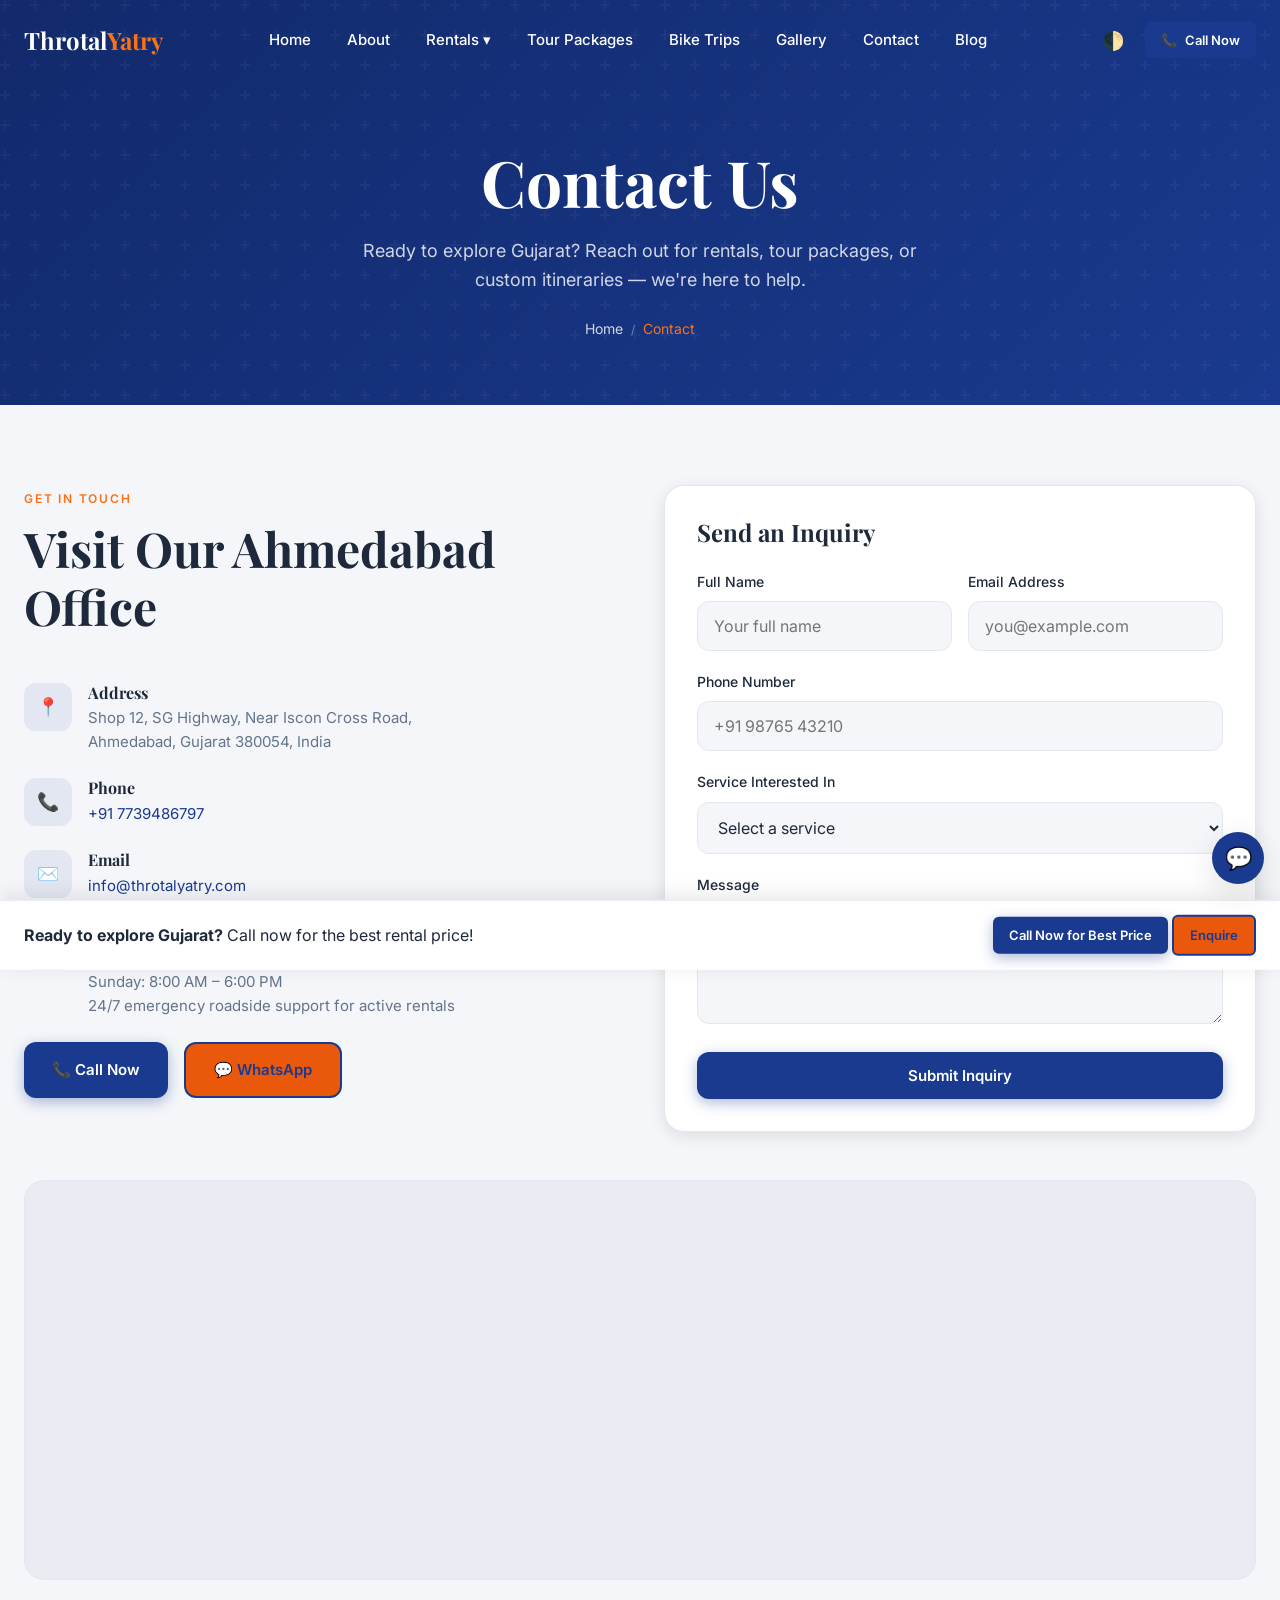
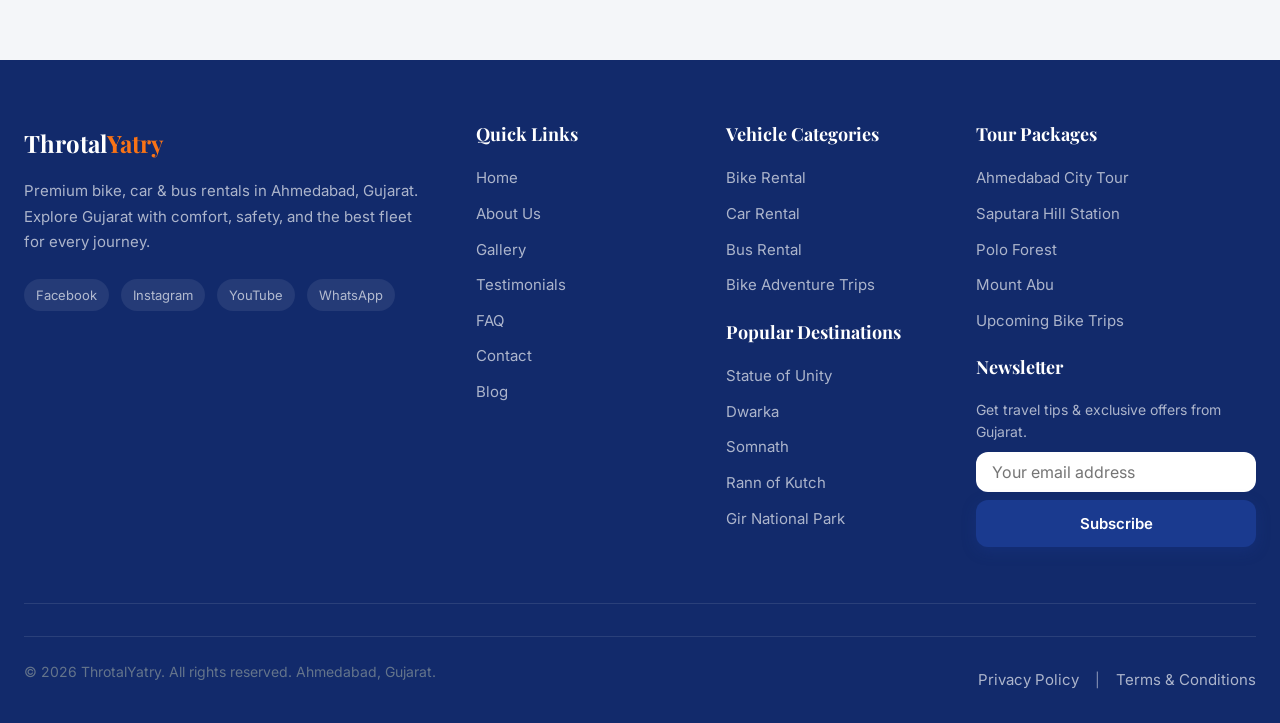
<file: contact.html>
﻿<!DOCTYPE html>
<html lang="en">
<head>
  <meta charset="UTF-8">
  <meta name="viewport" content="width=device-width, initial-scale=1.0">
  <meta name="description" content="Contact ThrotalYatry for bike, car and bus rentals and Gujarat tour packages. Visit us in Ahmedabad or fill our online inquiry form. Call +917739486797.">
  <title>Contact Us | ThrotalYatry — Vehicle Rental & Tours</title>
  <meta name="keywords" content="contact ThrotalYatry, book vehicle rental, tour inquiry, Ahmedabad office, customer support">
  <meta name="author" content="ThrotalYatry">
  <meta name="robots" content="index, follow">
  <link rel="canonical" href="https://www.throtalyatry.com/contact.html">

  <!-- OG Tags -->
  <meta property="og:type" content="website">
  <meta property="og:url" content="https://www.throtalyatry.com/contact.html">
  <meta property="og:title" content="Contact Us | ThrotalYatry">
  <meta property="og:description" content="Ready to explore Gujarat? Reach out for rentals, tours, or custom itineraries.">
  <meta property="og:image" content="https://images.unsplash.com/photo-1552664730-d307ca884978?w=1200&q=80">
  <meta property="og:locale" content="en_IN">
  <meta property="og:site_name" content="ThrotalYatry">

  <!-- Twitter Card -->
  <meta name="twitter:card" content="summary_large_image">
  <meta name="twitter:title" content="Contact ThrotalYatry">
  <meta name="twitter:description" content="Get in touch with our team for vehicle rentals and tour bookings.">
  <meta name="twitter:image" content="https://images.unsplash.com/photo-1552664730-d307ca884978?w=1200&q=80">

  <link rel="stylesheet" href="css/style.css">
  <link rel="icon" type="image/svg+xml" href="data:image/svg+xml,%3Csvg xmlns='http://www.w3.org/2000/svg' viewBox='0 0 100 100'%3E%3Ctext y='.9em' font-size='90'%3E🛣️%3C/text%3E%3C/svg%3E">
  <link rel="stylesheet" href="css/responsive.css">
</head>
<body class="loading">
  <div id="loader" class="loader" aria-live="polite" aria-busy="true">
    <div class="loader-logo">Throtal<span>Yatry</span></div>
    <div class="loader-bar"><div class="loader-bar-fill"></div></div>
    <p class="loader-text">Loading your journey...</p>
  </div>

  <div id="site-header"></div>

  <main>
    <section class="page-hero">
      <div class="container">
        <h1 class="page-hero-title">Contact Us</h1>
        <p class="page-hero-subtitle">Ready to explore Gujarat? Reach out for rentals, tour packages, or custom itineraries — we're here to help.</p>
        <nav class="breadcrumb" aria-label="Breadcrumb">
          <span class="breadcrumb-item"><a href="index.html">Home</a><span class="breadcrumb-separator" aria-hidden="true">/</span></span>
          <span class="breadcrumb-item active" aria-current="page">Contact</span>
        </nav>
      </div>
    </section>

    <section class="section">
      <div class="container">
        <div class="contact-section">
          <div class="contact-info reveal">
            <div class="section-header">
              <span class="section-label">Get in Touch</span>
              <h2 class="section-title">Visit Our Ahmedabad Office</h2>
            </div>

            <div class="contact-info-item">
              <div class="contact-info-icon" aria-hidden="true">📍</div>
              <div class="contact-info-text">
                <h4>Address</h4>
                <p>Shop 12, SG Highway, Near Iscon Cross Road,<br>Ahmedabad, Gujarat 380054, India</p>
              </div>
            </div>

            <div class="contact-info-item">
              <div class="contact-info-icon" aria-hidden="true">📞</div>
              <div class="contact-info-text">
                <h4>Phone</h4>
                <p><a href="tel:+917739486797">+91 7739486797</a></p>
              </div>
            </div>

            <div class="contact-info-item">
              <div class="contact-info-icon" aria-hidden="true">✉️</div>
              <div class="contact-info-text">
                <h4>Email</h4>
                <p><a href="mailto:info@throtalyatry.com">info@throtalyatry.com</a></p>
              </div>
            </div>

            <div class="contact-info-item">
              <div class="contact-info-icon" aria-hidden="true">🕐</div>
              <div class="contact-info-text">
                <h4>Business Hours</h4>
                <p>Monday – Saturday: 7:00 AM – 9:00 PM<br>Sunday: 8:00 AM – 6:00 PM<br>24/7 emergency roadside support for active rentals</p>
              </div>
            </div>

            <div class="contact-info-item" style="margin-top: 1.5rem;">
              <a href="tel:+917739486797" class="btn btn-primary ripple">📞 Call Now</a>
              <a href="https://wa.me/91XXXXXXXXXX?text=Hi%20ThrotalYatry!%20I%20would%20like%20to%20inquire%20about%20vehicle%20rental." class="btn btn-outline ripple" target="_blank" rel="noopener noreferrer">💬 WhatsApp</a>
            </div>
          </div>

          <form id="contactForm" class="contact-form reveal" novalidate>
            <h3 class="section-title" style="font-size: 1.5rem; margin-bottom: 1.5rem;">Send an Inquiry</h3>

            <div class="form-row">
              <div class="form-group">
                <label class="form-label" for="contactName">Full Name</label>
                <input class="form-input" type="text" id="contactName" name="name" placeholder="Your full name" required>
              </div>
              <div class="form-group">
                <label class="form-label" for="contactEmail">Email Address</label>
                <input class="form-input" type="email" id="contactEmail" name="email" placeholder="you@example.com" required>
              </div>
            </div>

            <div class="form-group">
              <label class="form-label" for="contactPhone">Phone Number</label>
              <input class="form-input" type="tel" id="contactPhone" name="phone" placeholder="+91 98765 43210" required>
            </div>

            <div class="form-group">
              <label class="form-label" for="contactService">Service Interested In</label>
              <select class="form-select" id="contactService" name="service" required>
                <option value="">Select a service</option>
                <option value="bike-rental">Bike Rental</option>
                <option value="car-rental">Car Rental</option>
                <option value="bus-rental">Bus Rental</option>
                <option value="tour-packages">Tour Packages</option>
                <option value="bike-trips">Bike Adventure Trips</option>
                <option value="wedding">Wedding &amp; Event Transport</option>
                <option value="corporate">Corporate Travel</option>
                <option value="other">Other</option>
              </select>
            </div>

            <div class="form-group">
              <label class="form-label" for="contactMessage">Message</label>
              <textarea class="form-textarea" id="contactMessage" name="message" placeholder="Tell us about your travel dates, destinations, and group size..." required></textarea>
            </div>

            <button type="submit" class="btn btn-primary ripple" style="width: 100%;">Submit Inquiry</button>
            <span class="form-feedback" aria-live="polite"></span>
          </form>
        </div>

        <div class="map-placeholder contact-map reveal" style="margin-top: 3rem;">
          <iframe
            src="https://www.google.com/maps/embed?pb=!1m18!1m12!1m3!1d117332.71674294238!2d72.4278347!3d23.0216238!2m3!1f0!2f0!3f0!3m2!1i1024!2i768!4f13.1!3m3!1m2!1s0x395e848aba5bd149%3A0x4fcedd11614f9006!2sAhmedabad%2C%20Gujarat!5e0!3m2!1sen!2sin!4v1700000000000!5m2!1sen!2sin"
            width="100%"
            height="400"
            style="border:0;"
            allowfullscreen=""
            loading="lazy"
            referrerpolicy="no-referrer-when-downgrade"
            title="ThrotalYatry location on Google Maps — Ahmedabad, Gujarat">
          </iframe>
        </div>
      </div>
    </section>
  </main>

  <div id="site-footer"></div>

  <script src="js/script.js" defer></script>
</body>
</html>
</file>
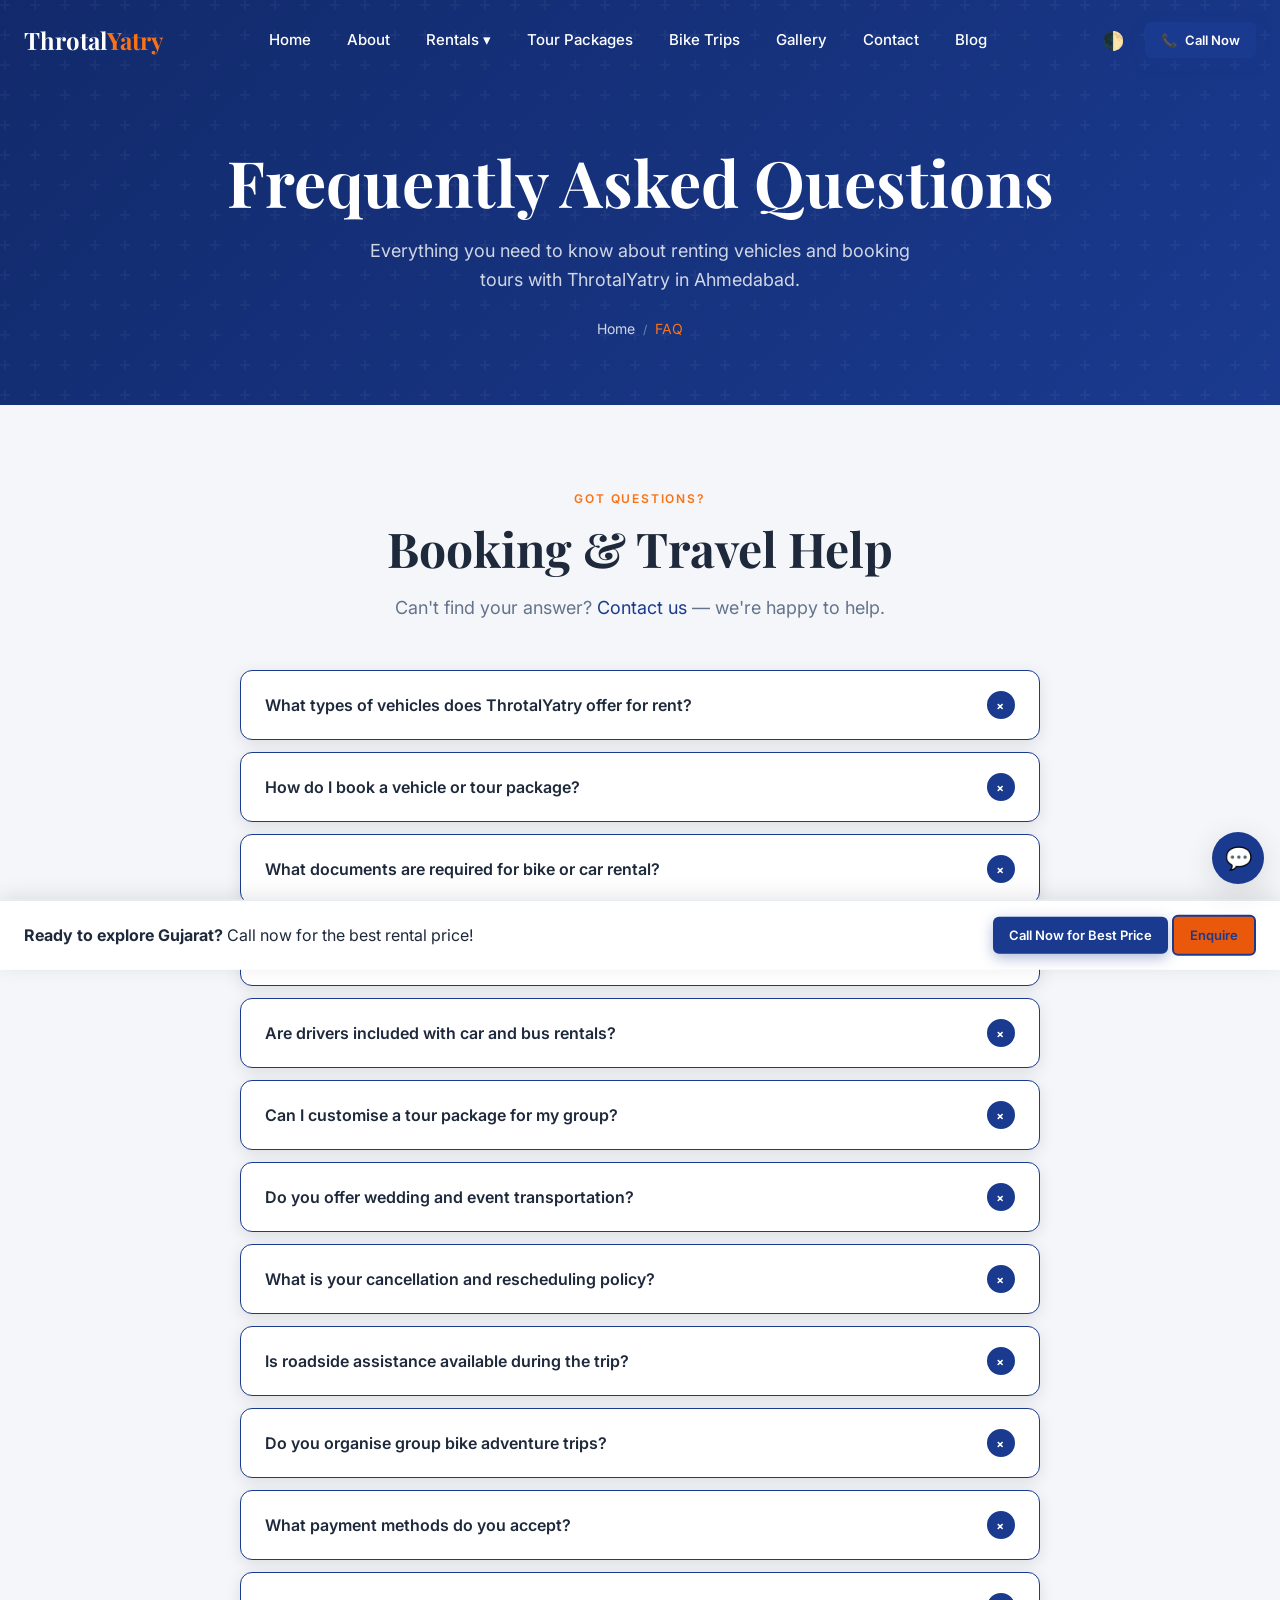
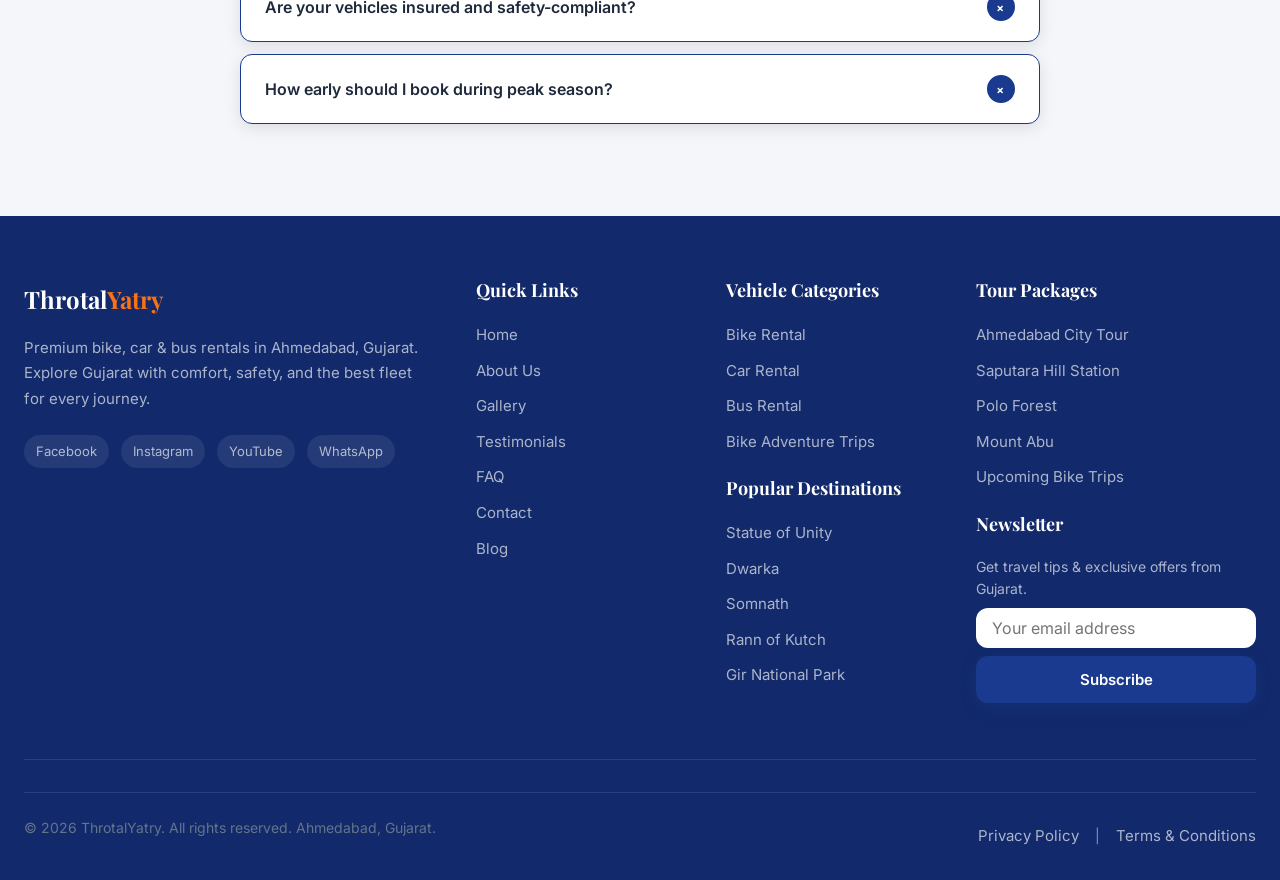
<file: faq.html>
<!DOCTYPE html>
<html lang="en">
<head>
  <meta charset="UTF-8">
  <meta name="viewport" content="width=device-width, initial-scale=1.0">
  <meta name="description" content="Frequently asked questions about ThrotalYatry bike, car and bus rentals, tour packages, and bookings in Ahmedabad, Gujarat.">
  <title>FAQ | ThrotalYatry — Vehicle Rental & Tours, Ahmedabad</title>
  <meta name="keywords" content="FAQ ThrotalYatry, rental questions, how to book, vehicle types, tour packages, pricing, insurance, driver details">
  <meta name="author" content="ThrotalYatry">
  <meta name="robots" content="index, follow">
  <link rel="canonical" href="https://www.throtalyatry.com/faq.html">

  <!-- OG Tags -->
  <meta property="og:type" content="website">
  <meta property="og:url" content="https://www.throtalyatry.com/faq.html">
  <meta property="og:title" content="FAQ | ThrotalYatry">
  <meta property="og:description" content="Get answers to common questions about vehicle rentals, bookings, tours, and travel with ThrotalYatry.">
  <meta property="og:image" content="https://images.unsplash.com/photo-1533928298208-27ff66555d0d?w=1200&q=80">
  <meta property="og:locale" content="en_IN">
  <meta property="og:site_name" content="ThrotalYatry">

  <!-- Twitter Card -->
  <meta name="twitter:card" content="summary">
  <meta name="twitter:title" content="FAQ | ThrotalYatry">
  <meta name="twitter:description" content="Answers to your questions about vehicle rentals and tours.">
  <meta name="twitter:image" content="https://images.unsplash.com/photo-1533928298208-27ff66555d0d?w=1200&q=80">

  <link rel="stylesheet" href="css/style.css">
  <link rel="icon" type="image/svg+xml" href="data:image/svg+xml,%3Csvg xmlns='http://www.w3.org/2000/svg' viewBox='0 0 100 100'%3E%3Ctext y='.9em' font-size='90'%3E🛣️%3C/text%3E%3C/svg%3E">
  <link rel="stylesheet" href="css/responsive.css">
</head>
<body class="loading">
  <div id="loader" class="loader" aria-live="polite" aria-busy="true">
    <div class="loader-logo">Throtal<span>Yatry</span></div>
    <div class="loader-bar"><div class="loader-bar-fill"></div></div>
    <p class="loader-text">Loading your journey...</p>
  </div>

  <div id="site-header"></div>

  <main>
    <section class="page-hero">
      <div class="container">
        <h1 class="page-hero-title">Frequently Asked Questions</h1>
        <p class="page-hero-subtitle">Everything you need to know about renting vehicles and booking tours with ThrotalYatry in Ahmedabad.</p>
        <nav class="breadcrumb" aria-label="Breadcrumb">
          <span class="breadcrumb-item"><a href="index.html">Home</a><span class="breadcrumb-separator" aria-hidden="true">/</span></span>
          <span class="breadcrumb-item active" aria-current="page">FAQ</span>
        </nav>
      </div>
    </section>

    <section class="section">
      <div class="container container-sm">
        <div class="section-header center reveal">
          <span class="section-label">Got Questions?</span>
          <h2 class="section-title">Booking &amp; Travel Help</h2>
          <p class="section-subtitle">Can't find your answer? <a href="contact.html">Contact us</a> — we're happy to help.</p>
        </div>

        <div class="faq-list">
          <div class="faq-item reveal">
            <button class="faq-question" type="button">
              What types of vehicles does ThrotalYatry offer for rent?
              <span class="faq-icon" aria-hidden="true">+</span>
            </button>
            <div class="faq-answer">
              <div class="faq-answer-inner">
                We offer a wide fleet including bikes (Royal Enfield, scooters), cars (sedans, SUVs, MUVs), and buses (mini coaches to luxury Volvo coaches). All vehicles are regularly serviced and available for self-drive or chauffeur-driven trips across Gujarat.
              </div>
            </div>
          </div>

          <div class="faq-item reveal">
            <button class="faq-question" type="button">
              How do I book a vehicle or tour package?
              <span class="faq-icon" aria-hidden="true">+</span>
            </button>
            <div class="faq-answer">
              <div class="faq-answer-inner">
                You can book by calling us directly, sending a WhatsApp message, or filling out the inquiry form on our <a href="contact.html">Contact page</a>. Share your travel dates, pickup location, and vehicle preference — our team will confirm availability and send booking details promptly.
              </div>
            </div>
          </div>

          <div class="faq-item reveal">
            <button class="faq-question" type="button">
              What documents are required for bike or car rental?
              <span class="faq-icon" aria-hidden="true">+</span>
            </button>
            <div class="faq-answer">
              <div class="faq-answer-inner">
                For self-drive rentals, you need a valid driving licence, government-issued photo ID (Aadhaar or passport), and address proof. For chauffeur-driven bookings, only passenger ID details are required. International travellers should carry a valid licence and passport.
              </div>
            </div>
          </div>

          <div class="faq-item reveal">
            <button class="faq-question" type="button">
              Do you provide outstation trips from Ahmedabad?
              <span class="faq-icon" aria-hidden="true">+</span>
            </button>
            <div class="faq-answer">
              <div class="faq-answer-inner">
                Yes! We specialise in outstation travel across Gujarat and neighbouring states. Popular routes include Statue of Unity, Dwarka, Somnath, Rann of Kutch, Gir, Saputara, Mount Abu, and Udaipur. Multi-day packages with driver allowance and tolls can be arranged on request.
              </div>
            </div>
          </div>

          <div class="faq-item reveal">
            <button class="faq-question" type="button">
              Are drivers included with car and bus rentals?
              <span class="faq-icon" aria-hidden="true">+</span>
            </button>
            <div class="faq-answer">
              <div class="faq-answer-inner">
                Chauffeur-driven rentals include a professional, licensed driver familiar with Gujarat highways and tourist destinations. Self-drive options are available for select cars and bikes. Bus rentals always include a qualified driver and helper for group comfort.
              </div>
            </div>
          </div>

          <div class="faq-item reveal">
            <button class="faq-question" type="button">
              Can I customise a tour package for my group?
              <span class="faq-icon" aria-hidden="true">+</span>
            </button>
            <div class="faq-answer">
              <div class="faq-answer-inner">
                Absolutely. We create tailor-made itineraries based on your group size, interests, and duration. Whether it's a heritage tour, pilgrimage, corporate offsite, or adventure bike trip — tell us your plan and we'll design a route with the right vehicle and stops.
              </div>
            </div>
          </div>

          <div class="faq-item reveal">
            <button class="faq-question" type="button">
              Do you offer wedding and event transportation?
              <span class="faq-icon" aria-hidden="true">+</span>
            </button>
            <div class="faq-answer">
              <div class="faq-answer-inner">
                Yes, we provide decorated cars for weddings, baraat processions, guest shuttles, and corporate events. Our fleet includes premium sedans, SUVs, tempo travellers, and luxury coaches. Early booking is recommended during wedding season in Gujarat.
              </div>
            </div>
          </div>

          <div class="faq-item reveal">
            <button class="faq-question" type="button">
              What is your cancellation and rescheduling policy?
              <span class="faq-icon" aria-hidden="true">+</span>
            </button>
            <div class="faq-answer">
              <div class="faq-answer-inner">
                Cancellations made 48 hours or more before the trip receive a full refund of the advance. Rescheduling is free when notified at least 24 hours in advance, subject to vehicle availability. For last-minute changes, please call us — we'll do our best to accommodate.
              </div>
            </div>
          </div>

          <div class="faq-item reveal">
            <button class="faq-question" type="button">
              Is roadside assistance available during the trip?
              <span class="faq-icon" aria-hidden="true">+</span>
            </button>
            <div class="faq-answer">
              <div class="faq-answer-inner">
                All our rentals include 24/7 roadside assistance across Gujarat. In case of a breakdown or emergency, call our support line and we'll arrange repairs, a replacement vehicle, or towing as needed. Bike trips also include a support vehicle for group rides.
              </div>
            </div>
          </div>

          <div class="faq-item reveal">
            <button class="faq-question" type="button">
              Do you organise group bike adventure trips?
              <span class="faq-icon" aria-hidden="true">+</span>
            </button>
            <div class="faq-answer">
              <div class="faq-answer-inner">
                Yes! Check our <a href="bike-trips.html">Bike Trips</a> page for upcoming group rides to destinations like Polo Forest, Saputara, and the Gujarat coastline. Trips include lead riders, support vehicles, basic camping gear, and curated routes for all skill levels.
              </div>
            </div>
          </div>

          <div class="faq-item reveal">
            <button class="faq-question" type="button">
              What payment methods do you accept?
              <span class="faq-icon" aria-hidden="true">+</span>
            </button>
            <div class="faq-answer">
              <div class="faq-answer-inner">
                We accept UPI, bank transfer, credit/debit cards, and cash. A small advance secures your booking, with the balance payable before or at the start of your trip. Corporate clients can request invoice-based billing with agreed payment terms.
              </div>
            </div>
          </div>

          <div class="faq-item reveal">
            <button class="faq-question" type="button">
              Are your vehicles insured and safety-compliant?
              <span class="faq-icon" aria-hidden="true">+</span>
            </button>
            <div class="faq-answer">
              <div class="faq-answer-inner">
                Every vehicle in our fleet carries valid insurance, pollution certificates, and permits required for commercial and tourist travel. We conduct pre-trip safety checks, provide helmets for bike rentals, and ensure seat belts and first-aid kits are available in all cars and buses.
              </div>
            </div>
          </div>

          <div class="faq-item reveal">
            <button class="faq-question" type="button">
              How early should I book during peak season?
              <span class="faq-icon" aria-hidden="true">+</span>
            </button>
            <div class="faq-answer">
              <div class="faq-answer-inner">
                For Rann Utsav (Nov–Feb), Diwali holidays, and wedding season, we recommend booking at least 2–3 weeks in advance. Long weekends and school vacations also see high demand. Early booking guarantees your preferred vehicle and better itinerary planning.
              </div>
            </div>
          </div>
        </div>
      </div>
    </section>
  </main>

  <div id="site-footer"></div>

  <script src="js/script.js" defer></script>
</body>
</html>
</file>
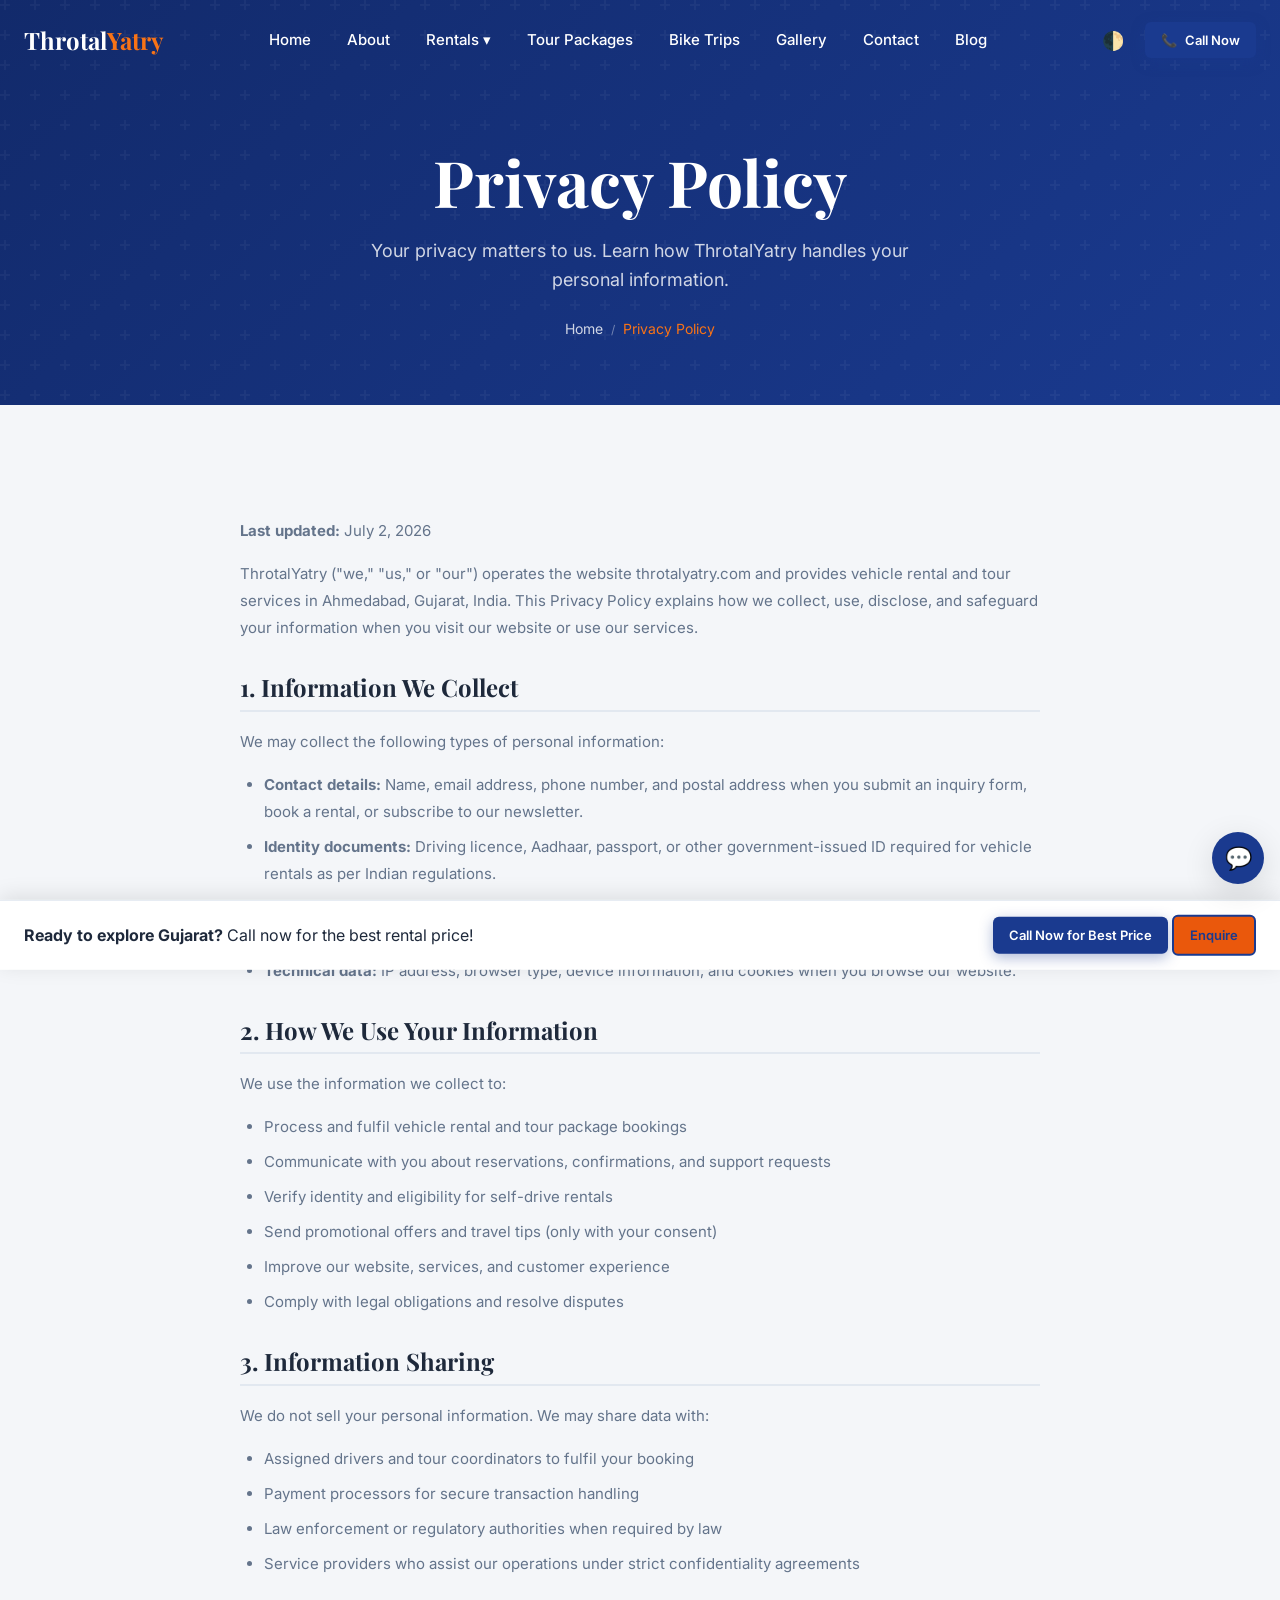
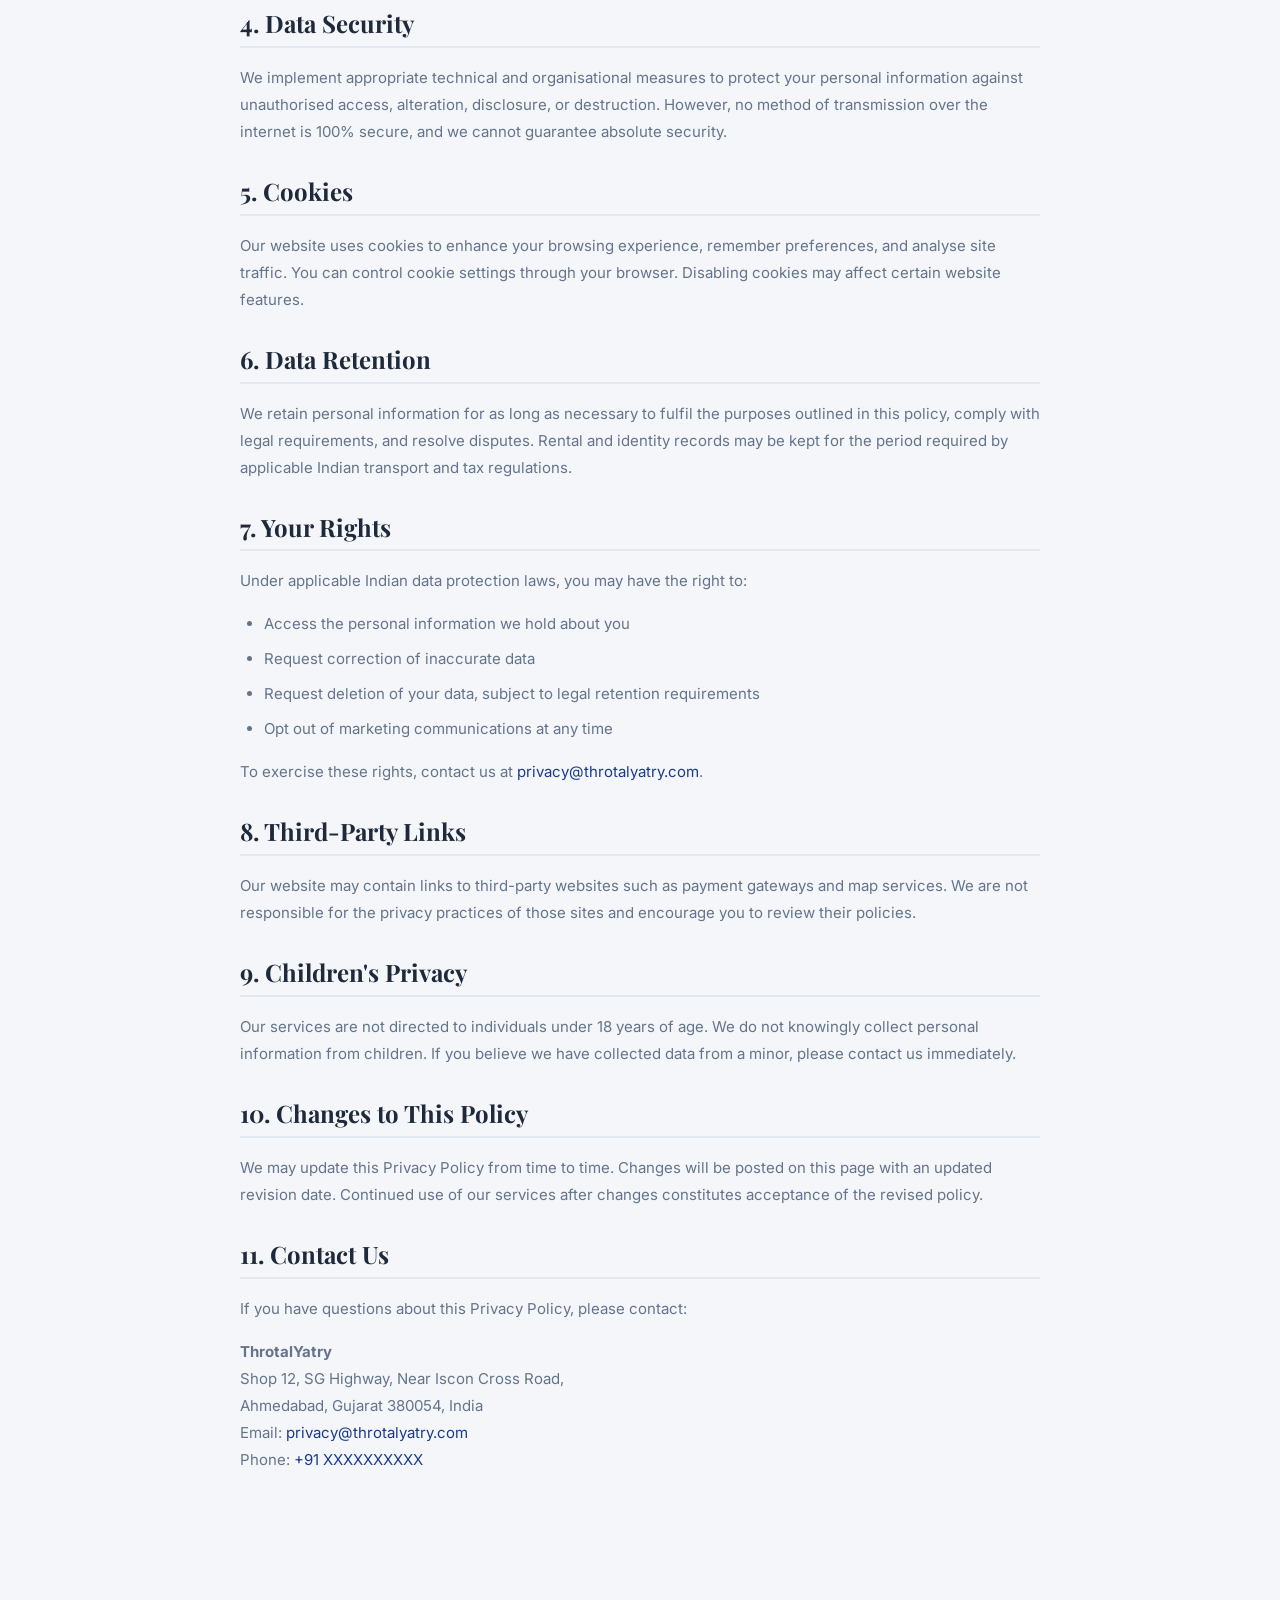
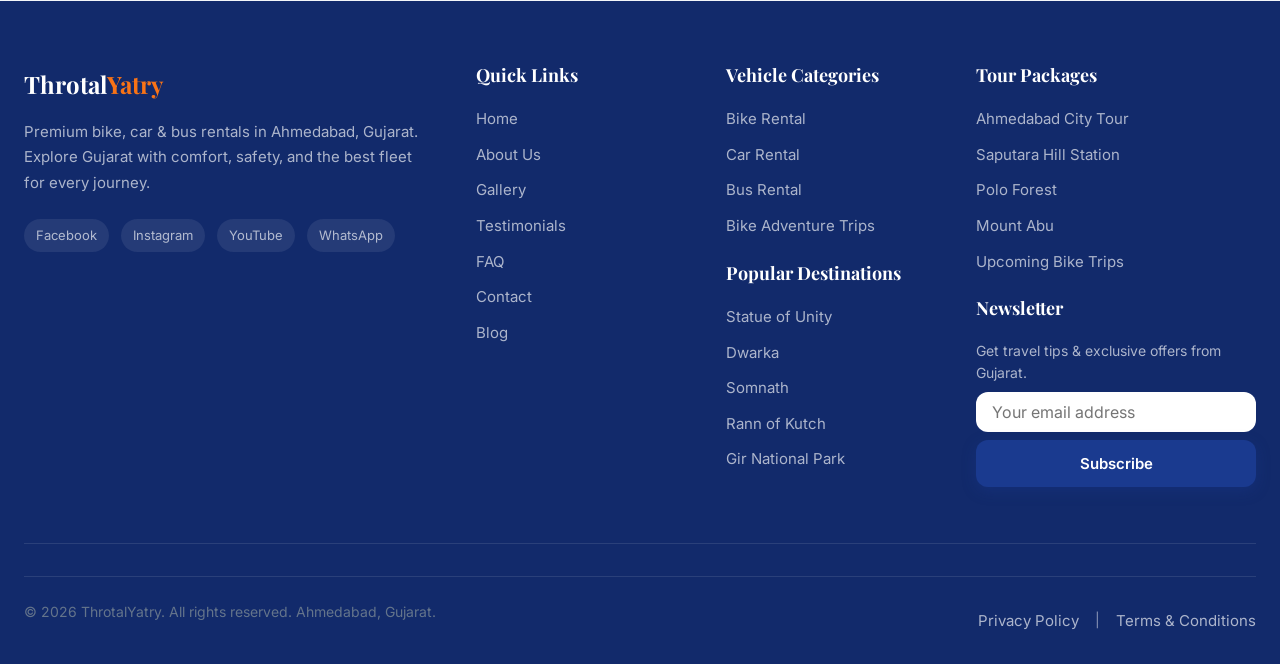
<file: privacy-policy.html>
﻿<!DOCTYPE html>
<html lang="en">
<head>
  <meta charset="UTF-8">
  <meta name="viewport" content="width=device-width, initial-scale=1.0">
  <meta name="description" content="ThrotalYatry Privacy Policy — how we collect, use, and protect your personal information for vehicle rentals and tour bookings.">
  <title>Privacy Policy | ThrotalYatry</title>
  <link rel="stylesheet" href="css/style.css">
  <link rel="icon" type="image/svg+xml" href="data:image/svg+xml,%3Csvg xmlns='http://www.w3.org/2000/svg' viewBox='0 0 100 100'%3E%3Ctext y='.9em' font-size='90'%3E🛣️%3C/text%3E%3C/svg%3E">
  <link rel="stylesheet" href="css/responsive.css">
</head>
<body class="loading">
  <div id="loader" class="loader" aria-live="polite" aria-busy="true">
    <div class="loader-logo">Throtal<span>Yatry</span></div>
    <div class="loader-bar"><div class="loader-bar-fill"></div></div>
    <p class="loader-text">Loading your journey...</p>
  </div>

  <div id="site-header"></div>

  <main>
    <section class="page-hero">
      <div class="container">
        <h1 class="page-hero-title">Privacy Policy</h1>
        <p class="page-hero-subtitle">Your privacy matters to us. Learn how ThrotalYatry handles your personal information.</p>
        <nav class="breadcrumb" aria-label="Breadcrumb">
          <span class="breadcrumb-item"><a href="index.html">Home</a><span class="breadcrumb-separator" aria-hidden="true">/</span></span>
          <span class="breadcrumb-item active" aria-current="page">Privacy Policy</span>
        </nav>
      </div>
    </section>

    <section class="section">
      <div class="container">
        <div class="legal-content reveal">
          <p><strong>Last updated:</strong> July 2, 2026</p>
          <p>ThrotalYatry ("we," "us," or "our") operates the website throtalyatry.com and provides vehicle rental and tour services in Ahmedabad, Gujarat, India. This Privacy Policy explains how we collect, use, disclose, and safeguard your information when you visit our website or use our services.</p>

          <h2>1. Information We Collect</h2>
          <p>We may collect the following types of personal information:</p>
          <ul>
            <li><strong>Contact details:</strong> Name, email address, phone number, and postal address when you submit an inquiry form, book a rental, or subscribe to our newsletter.</li>
            <li><strong>Identity documents:</strong> Driving licence, Aadhaar, passport, or other government-issued ID required for vehicle rentals as per Indian regulations.</li>
            <li><strong>Booking information:</strong> Travel dates, pickup and drop-off locations, vehicle preferences, and payment transaction references.</li>
            <li><strong>Technical data:</strong> IP address, browser type, device information, and cookies when you browse our website.</li>
          </ul>

          <h2>2. How We Use Your Information</h2>
          <p>We use the information we collect to:</p>
          <ul>
            <li>Process and fulfil vehicle rental and tour package bookings</li>
            <li>Communicate with you about reservations, confirmations, and support requests</li>
            <li>Verify identity and eligibility for self-drive rentals</li>
            <li>Send promotional offers and travel tips (only with your consent)</li>
            <li>Improve our website, services, and customer experience</li>
            <li>Comply with legal obligations and resolve disputes</li>
          </ul>

          <h2>3. Information Sharing</h2>
          <p>We do not sell your personal information. We may share data with:</p>
          <ul>
            <li>Assigned drivers and tour coordinators to fulfil your booking</li>
            <li>Payment processors for secure transaction handling</li>
            <li>Law enforcement or regulatory authorities when required by law</li>
            <li>Service providers who assist our operations under strict confidentiality agreements</li>
          </ul>

          <h2>4. Data Security</h2>
          <p>We implement appropriate technical and organisational measures to protect your personal information against unauthorised access, alteration, disclosure, or destruction. However, no method of transmission over the internet is 100% secure, and we cannot guarantee absolute security.</p>

          <h2>5. Cookies</h2>
          <p>Our website uses cookies to enhance your browsing experience, remember preferences, and analyse site traffic. You can control cookie settings through your browser. Disabling cookies may affect certain website features.</p>

          <h2>6. Data Retention</h2>
          <p>We retain personal information for as long as necessary to fulfil the purposes outlined in this policy, comply with legal requirements, and resolve disputes. Rental and identity records may be kept for the period required by applicable Indian transport and tax regulations.</p>

          <h2>7. Your Rights</h2>
          <p>Under applicable Indian data protection laws, you may have the right to:</p>
          <ul>
            <li>Access the personal information we hold about you</li>
            <li>Request correction of inaccurate data</li>
            <li>Request deletion of your data, subject to legal retention requirements</li>
            <li>Opt out of marketing communications at any time</li>
          </ul>
          <p>To exercise these rights, contact us at <a href="mailto:privacy@throtalyatry.com">privacy@throtalyatry.com</a>.</p>

          <h2>8. Third-Party Links</h2>
          <p>Our website may contain links to third-party websites such as payment gateways and map services. We are not responsible for the privacy practices of those sites and encourage you to review their policies.</p>

          <h2>9. Children's Privacy</h2>
          <p>Our services are not directed to individuals under 18 years of age. We do not knowingly collect personal information from children. If you believe we have collected data from a minor, please contact us immediately.</p>

          <h2>10. Changes to This Policy</h2>
          <p>We may update this Privacy Policy from time to time. Changes will be posted on this page with an updated revision date. Continued use of our services after changes constitutes acceptance of the revised policy.</p>

          <h2>11. Contact Us</h2>
          <p>If you have questions about this Privacy Policy, please contact:</p>
          <p>
            <strong>ThrotalYatry</strong><br>
            Shop 12, SG Highway, Near Iscon Cross Road,<br>
            Ahmedabad, Gujarat 380054, India<br>
            Email: <a href="mailto:privacy@throtalyatry.com">privacy@throtalyatry.com</a><br>
            Phone: <a href="tel:+917739486797">+91 XXXXXXXXXX</a>
          </p>
        </div>
      </div>
    </section>
  </main>

  <div id="site-footer"></div>

  <script src="js/script.js" defer></script>
</body>
</html>
</file>
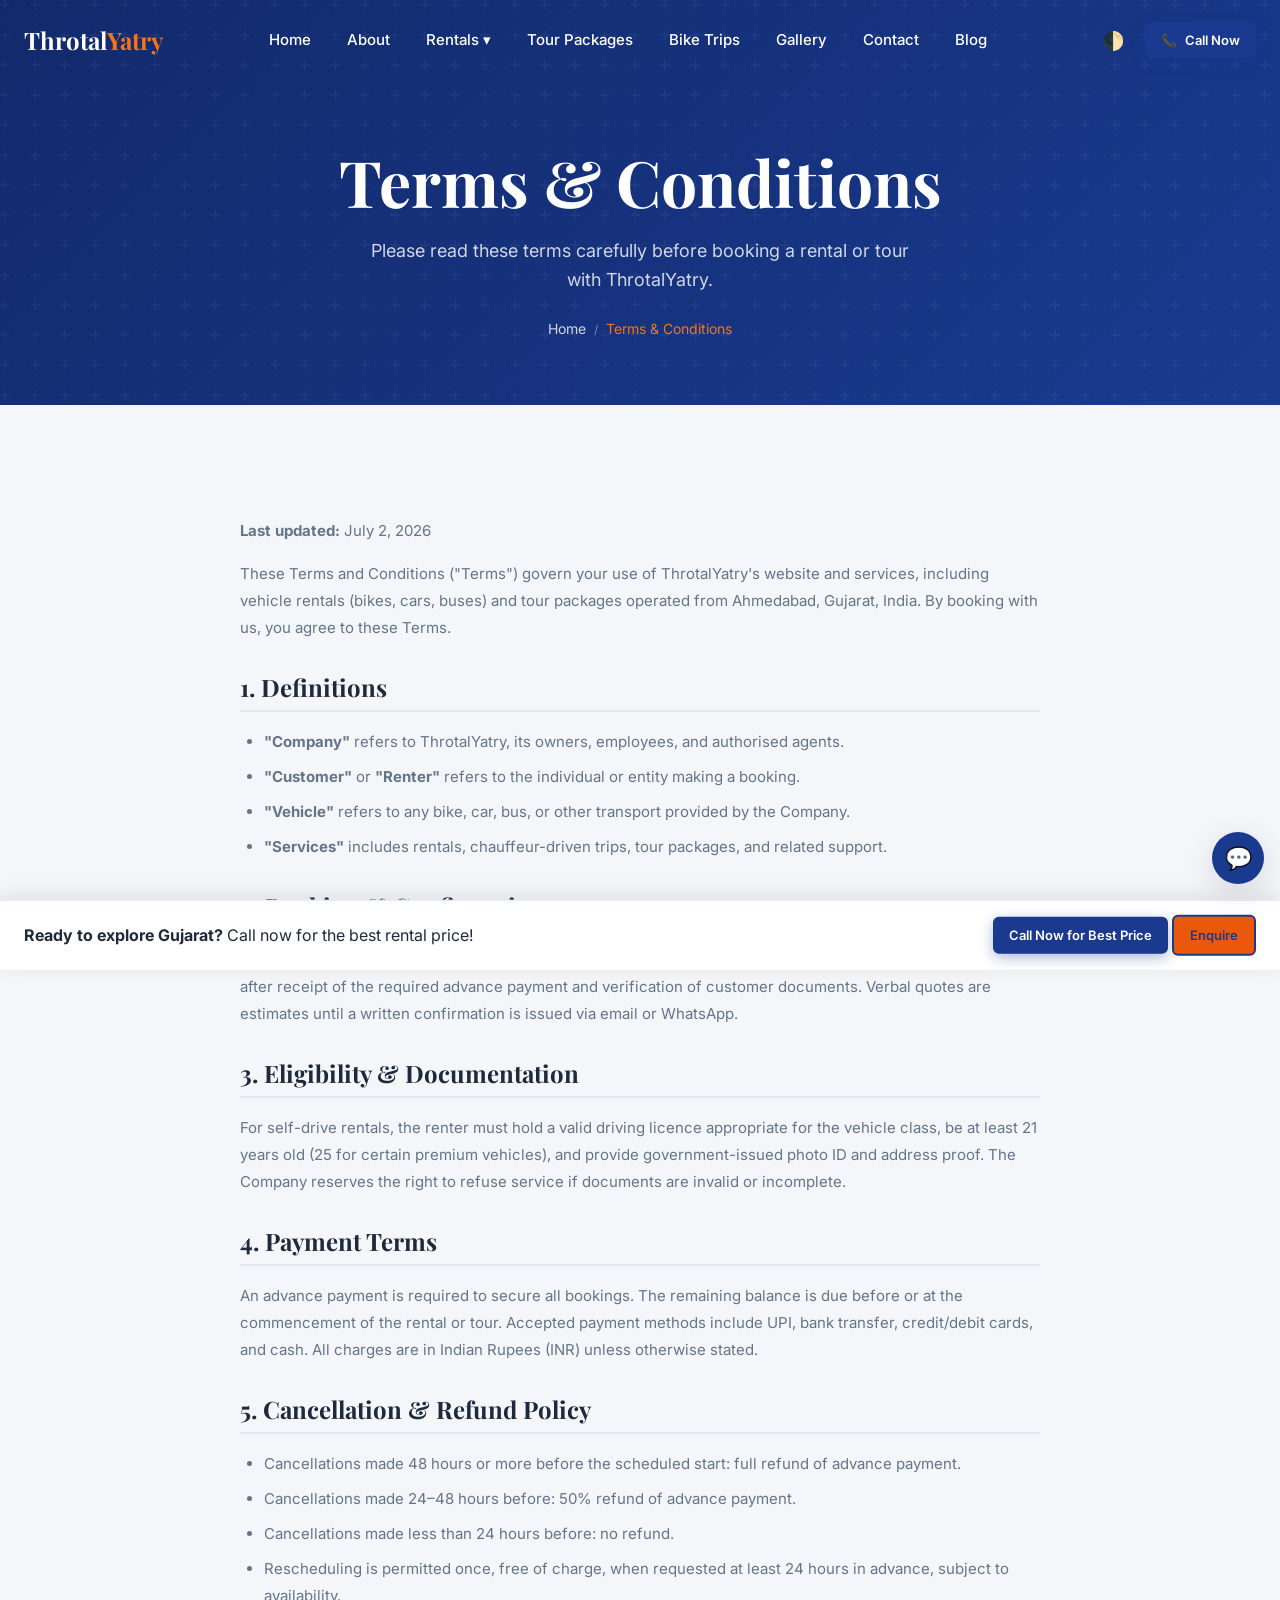
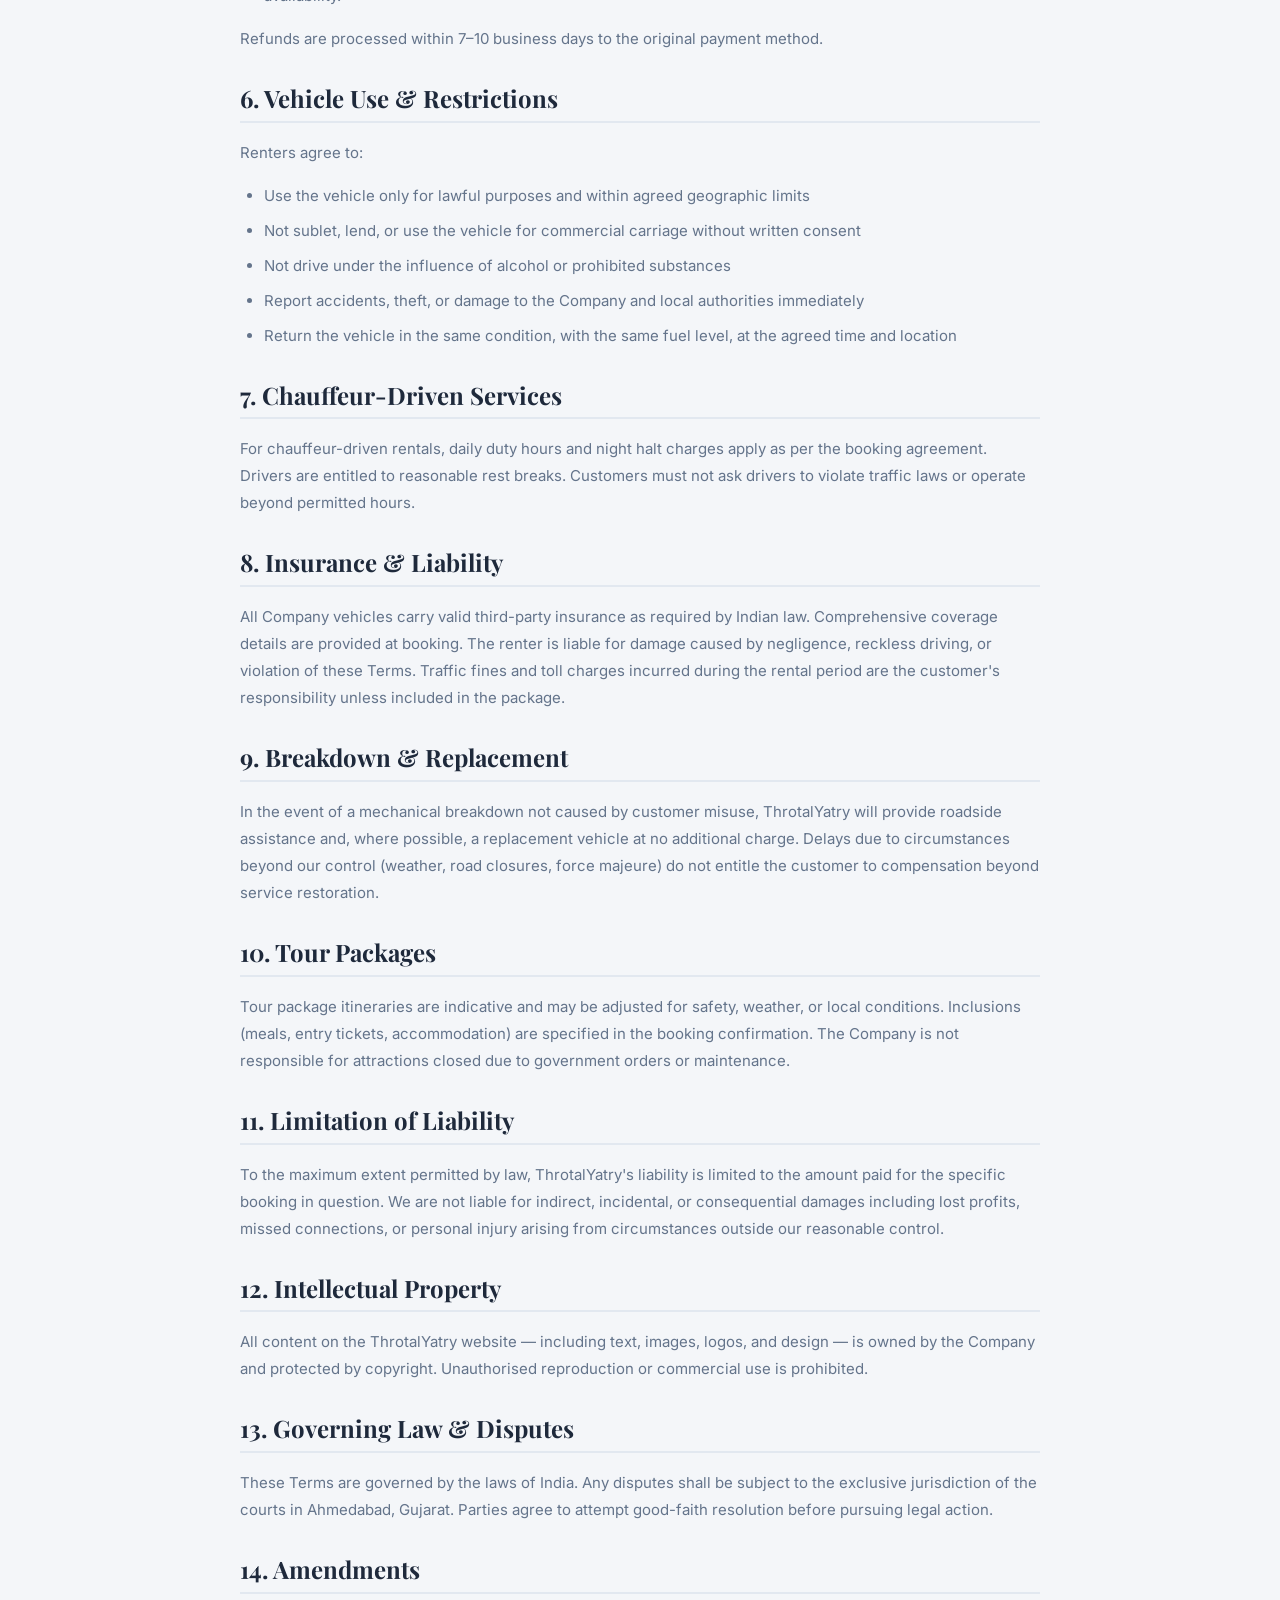
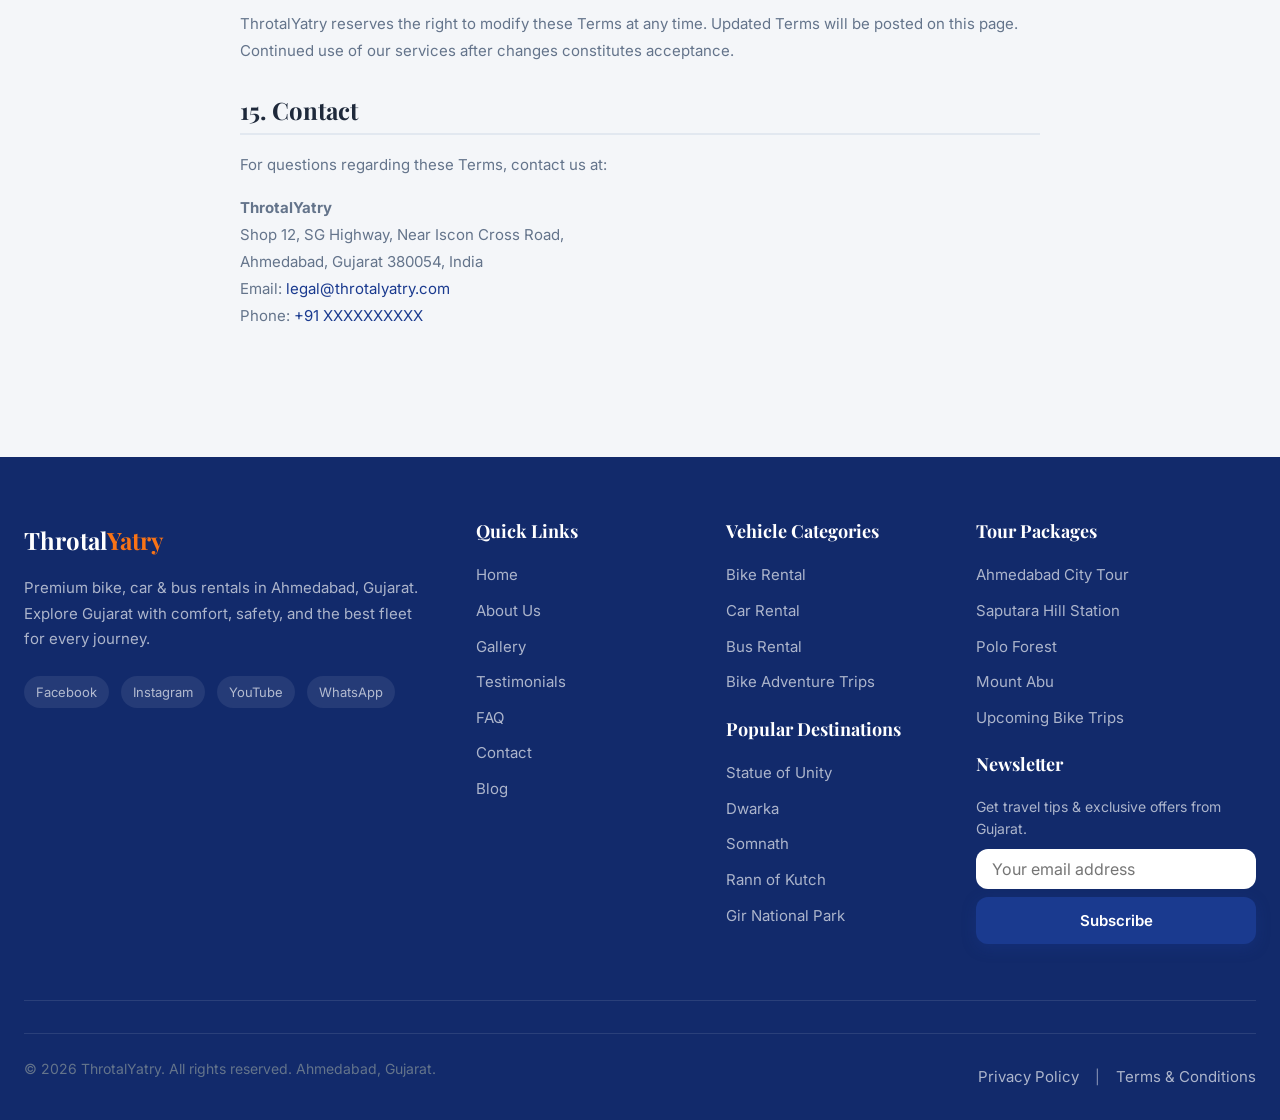
<file: terms.html>
﻿<!DOCTYPE html>
<html lang="en">
<head>
  <meta charset="UTF-8">
  <meta name="viewport" content="width=device-width, initial-scale=1.0">
  <meta name="description" content="ThrotalYatry Terms and Conditions for vehicle rentals, tour packages, and bookings in Ahmedabad, Gujarat.">
  <title>Terms &amp; Conditions | ThrotalYatry</title>
  <link rel="stylesheet" href="css/style.css">
  <link rel="icon" type="image/svg+xml" href="data:image/svg+xml,%3Csvg xmlns='http://www.w3.org/2000/svg' viewBox='0 0 100 100'%3E%3Ctext y='.9em' font-size='90'%3E🛣️%3C/text%3E%3C/svg%3E">
  <link rel="stylesheet" href="css/responsive.css">
</head>
<body class="loading">
  <div id="loader" class="loader" aria-live="polite" aria-busy="true">
    <div class="loader-logo">Throtal<span>Yatry</span></div>
    <div class="loader-bar"><div class="loader-bar-fill"></div></div>
    <p class="loader-text">Loading your journey...</p>
  </div>

  <div id="site-header"></div>

  <main>
    <section class="page-hero">
      <div class="container">
        <h1 class="page-hero-title">Terms &amp; Conditions</h1>
        <p class="page-hero-subtitle">Please read these terms carefully before booking a rental or tour with ThrotalYatry.</p>
        <nav class="breadcrumb" aria-label="Breadcrumb">
          <span class="breadcrumb-item"><a href="index.html">Home</a><span class="breadcrumb-separator" aria-hidden="true">/</span></span>
          <span class="breadcrumb-item active" aria-current="page">Terms &amp; Conditions</span>
        </nav>
      </div>
    </section>

    <section class="section">
      <div class="container">
        <div class="legal-content reveal">
          <p><strong>Last updated:</strong> July 2, 2026</p>
          <p>These Terms and Conditions ("Terms") govern your use of ThrotalYatry's website and services, including vehicle rentals (bikes, cars, buses) and tour packages operated from Ahmedabad, Gujarat, India. By booking with us, you agree to these Terms.</p>

          <h2>1. Definitions</h2>
          <ul>
            <li><strong>"Company"</strong> refers to ThrotalYatry, its owners, employees, and authorised agents.</li>
            <li><strong>"Customer"</strong> or <strong>"Renter"</strong> refers to the individual or entity making a booking.</li>
            <li><strong>"Vehicle"</strong> refers to any bike, car, bus, or other transport provided by the Company.</li>
            <li><strong>"Services"</strong> includes rentals, chauffeur-driven trips, tour packages, and related support.</li>
          </ul>

          <h2>2. Booking &amp; Confirmation</h2>
          <p>All bookings are subject to vehicle availability and confirmation by ThrotalYatry. A booking is confirmed only after receipt of the required advance payment and verification of customer documents. Verbal quotes are estimates until a written confirmation is issued via email or WhatsApp.</p>

          <h2>3. Eligibility &amp; Documentation</h2>
          <p>For self-drive rentals, the renter must hold a valid driving licence appropriate for the vehicle class, be at least 21 years old (25 for certain premium vehicles), and provide government-issued photo ID and address proof. The Company reserves the right to refuse service if documents are invalid or incomplete.</p>

          <h2>4. Payment Terms</h2>
          <p>An advance payment is required to secure all bookings. The remaining balance is due before or at the commencement of the rental or tour. Accepted payment methods include UPI, bank transfer, credit/debit cards, and cash. All charges are in Indian Rupees (INR) unless otherwise stated.</p>

          <h2>5. Cancellation &amp; Refund Policy</h2>
          <ul>
            <li>Cancellations made 48 hours or more before the scheduled start: full refund of advance payment.</li>
            <li>Cancellations made 24–48 hours before: 50% refund of advance payment.</li>
            <li>Cancellations made less than 24 hours before: no refund.</li>
            <li>Rescheduling is permitted once, free of charge, when requested at least 24 hours in advance, subject to availability.</li>
          </ul>
          <p>Refunds are processed within 7–10 business days to the original payment method.</p>

          <h2>6. Vehicle Use &amp; Restrictions</h2>
          <p>Renters agree to:</p>
          <ul>
            <li>Use the vehicle only for lawful purposes and within agreed geographic limits</li>
            <li>Not sublet, lend, or use the vehicle for commercial carriage without written consent</li>
            <li>Not drive under the influence of alcohol or prohibited substances</li>
            <li>Report accidents, theft, or damage to the Company and local authorities immediately</li>
            <li>Return the vehicle in the same condition, with the same fuel level, at the agreed time and location</li>
          </ul>

          <h2>7. Chauffeur-Driven Services</h2>
          <p>For chauffeur-driven rentals, daily duty hours and night halt charges apply as per the booking agreement. Drivers are entitled to reasonable rest breaks. Customers must not ask drivers to violate traffic laws or operate beyond permitted hours.</p>

          <h2>8. Insurance &amp; Liability</h2>
          <p>All Company vehicles carry valid third-party insurance as required by Indian law. Comprehensive coverage details are provided at booking. The renter is liable for damage caused by negligence, reckless driving, or violation of these Terms. Traffic fines and toll charges incurred during the rental period are the customer's responsibility unless included in the package.</p>

          <h2>9. Breakdown &amp; Replacement</h2>
          <p>In the event of a mechanical breakdown not caused by customer misuse, ThrotalYatry will provide roadside assistance and, where possible, a replacement vehicle at no additional charge. Delays due to circumstances beyond our control (weather, road closures, force majeure) do not entitle the customer to compensation beyond service restoration.</p>

          <h2>10. Tour Packages</h2>
          <p>Tour package itineraries are indicative and may be adjusted for safety, weather, or local conditions. Inclusions (meals, entry tickets, accommodation) are specified in the booking confirmation. The Company is not responsible for attractions closed due to government orders or maintenance.</p>

          <h2>11. Limitation of Liability</h2>
          <p>To the maximum extent permitted by law, ThrotalYatry's liability is limited to the amount paid for the specific booking in question. We are not liable for indirect, incidental, or consequential damages including lost profits, missed connections, or personal injury arising from circumstances outside our reasonable control.</p>

          <h2>12. Intellectual Property</h2>
          <p>All content on the ThrotalYatry website — including text, images, logos, and design — is owned by the Company and protected by copyright. Unauthorised reproduction or commercial use is prohibited.</p>

          <h2>13. Governing Law &amp; Disputes</h2>
          <p>These Terms are governed by the laws of India. Any disputes shall be subject to the exclusive jurisdiction of the courts in Ahmedabad, Gujarat. Parties agree to attempt good-faith resolution before pursuing legal action.</p>

          <h2>14. Amendments</h2>
          <p>ThrotalYatry reserves the right to modify these Terms at any time. Updated Terms will be posted on this page. Continued use of our services after changes constitutes acceptance.</p>

          <h2>15. Contact</h2>
          <p>For questions regarding these Terms, contact us at:</p>
          <p>
            <strong>ThrotalYatry</strong><br>
            Shop 12, SG Highway, Near Iscon Cross Road,<br>
            Ahmedabad, Gujarat 380054, India<br>
            Email: <a href="mailto:legal@throtalyatry.com">legal@throtalyatry.com</a><br>
            Phone: <a href="tel:+917739486797">+91 XXXXXXXXXX</a>
          </p>
        </div>
      </div>
    </section>
  </main>

  <div id="site-footer"></div>

  <script src="js/script.js" defer></script>
</body>
</html>
</file>
<file: css/style.css>
﻿/* ============================================================
   ThrotalYatry â€” Premium Vehicle Rental, Ahmedabad, Gujarat
   ============================================================ */

@import url('https://fonts.googleapis.com/css2?family=Inter:wght@300;400;500;600;700&family=Playfair+Display:wght@400;500;600;700;800&display=swap');

/* â”€â”€ CSS Variables â”€â”€â”€â”€â”€â”€â”€â”€â”€â”€â”€â”€â”€â”€â”€â”€â”€â”€â”€â”€â”€â”€â”€â”€â”€â”€â”€â”€â”€â”€â”€â”€â”€â”€â”€â”€â”€â”€â”€â”€â”€â”€â”€ */
:root {
  --primary: #1a3a8f;
  --primary-dark: #122a6b;
  --primary-light: #2d52b5;
  --secondary: #f97316;
  --secondary-dark: #ea580c;
  --secondary-light: #fb923c;
  --accent: #ffffff;
  --bg: #f4f6f9;
  --bg-alt: #e8ecf2;
  --text: #1e293b;
  --text-muted: #64748b;
  --text-light: #94a3b8;
  --border: #e2e8f0;
  --shadow-sm: 0 1px 3px rgba(0, 0, 0, 0.08);
  --shadow-md: 0 4px 16px rgba(0, 0, 0, 0.1);
  --shadow-lg: 0 8px 32px rgba(0, 0, 0, 0.12);
  --shadow-xl: 0 16px 48px rgba(0, 0, 0, 0.16);
  --radius-sm: 6px;
  --radius-md: 12px;
  --radius-lg: 20px;
  --radius-xl: 28px;
  --radius-full: 9999px;
  --transition: 0.3s cubic-bezier(0.4, 0, 0.2, 1);
  --font-heading: 'Playfair Display', Georgia, serif;
  --font-body: 'Inter', -apple-system, BlinkMacSystemFont, sans-serif;
  --header-height: 80px;
  --container-max: 1280px;
  --glass-bg: rgb(0, 0, 0);
  --glass-border: rgba(255, 255, 255, 0.2);
  --glass-blur: blur(16px);
  --color-surface: #ffffff;
  --color-surface-dark: #1e293b;
  --color-bg-alt: #e8ecf2;
  --color-text: #1e293b;
  --color-text-muted: #64748b;
  --color-border: #e2e8f0;
}

[data-theme="dark"] {
  --primary: #3b6fd4;
  --primary-dark: #2d52b5;
  --primary-light: #5a8ae8;
  --secondary: #fb923c;
  --secondary-dark: #f97316;
  --secondary-light: #fdba74;
  --accent: #f1f5f9;
  --bg: #0f172a;
  --bg-alt: #1e293b;
  --text: #f1f5f9;
  --text-muted: #94a3b8;
  --text-light: #64748b;
  --border: #334155;
  --shadow-sm: 0 1px 3px rgba(0, 0, 0, 0.3);
  --shadow-md: 0 4px 16px rgba(0, 0, 0, 0.4);
  --shadow-lg: 0 8px 32px rgba(0, 0, 0, 0.5);
  --shadow-xl: 0 16px 48px rgba(0, 0, 0, 0.6);
  --glass-bg: rgba(15, 23, 42, 0.75);
  --glass-border: rgba(255, 255, 255, 0.08);
  --color-surface: #1e293b;
  --color-surface-dark: #0f172a;
  --color-bg-alt: #1e293b;
  --color-text: #f1f5f9;
  --color-text-muted: #94a3b8;
  --color-border: #334155;
}

/* â”€â”€ Reset & Base â”€â”€â”€â”€â”€â”€â”€â”€â”€â”€â”€â”€â”€â”€â”€â”€â”€â”€â”€â”€â”€â”€â”€â”€â”€â”€â”€â”€â”€â”€â”€â”€â”€â”€â”€â”€â”€â”€â”€â”€â”€â”€â”€â”€ */
*,
*::before,
*::after {
  box-sizing: border-box;
  margin: 0;
  padding: 0;
}

html {
  scroll-behavior: smooth;
  font-size: 16px;
  -webkit-font-smoothing: antialiased;
  -moz-osx-font-smoothing: grayscale;
}

body {
  font-family: var(--font-body);
  font-weight: 400;
  line-height: 1.6;
  color: var(--text);
  background-color: var(--bg);
  overflow-x: hidden;
}

img {
  max-width: 100%;
  height: auto;
  display: block;
}

a {
  color: var(--primary);
  text-decoration: none;
  transition: color var(--transition);
}

a:hover {
  color: var(--secondary);
}

ul,
ol {
  list-style: none;
}

button {
  cursor: pointer;
  border: none;
  background: none;
  font-family: inherit;
}

input,
textarea,
select {
  font-family: inherit;
  font-size: inherit;
}

/* â”€â”€ Loader â”€â”€â”€â”€â”€â”€â”€â”€â”€â”€â”€â”€â”€â”€â”€â”€â”€â”€â”€â”€â”€â”€â”€â”€â”€â”€â”€â”€â”€â”€â”€â”€â”€â”€â”€â”€â”€â”€â”€â”€â”€â”€â”€â”€â”€â”€â”€â”€â”€â”€ */
.loader {
  position: fixed;
  inset: 0;
  z-index: 99999;
  display: flex;
  flex-direction: column;
  align-items: center;
  justify-content: center;
  background: var(--primary);
  transition: opacity 0.6s ease, visibility 0.6s ease;
}

.loader.hidden {
  opacity: 0;
  visibility: hidden;
  pointer-events: none;
}

.loader-logo {
  font-family: var(--font-heading);
  font-size: 2.5rem;
  font-weight: 700;
  color: var(--accent);
  margin-bottom: 2rem;
  animation: fadeIn 0.8s ease;
}

.loader-bar {
  width: 200px;
  height: 3px;
  background: rgba(255, 255, 255, 0.2);
  border-radius: var(--radius-full);
  overflow: hidden;
}

.loader-bar-fill {
  height: 100%;
  width: 0;
  background: var(--secondary);
  border-radius: var(--radius-full);
  animation: loadProgress 1.8s ease forwards;
}

.loader-text {
  margin-top: 1rem;
  color: rgba(255, 255, 255, 0.7);
  font-size: 0.875rem;
  letter-spacing: 0.1em;
  text-transform: uppercase;
}

/* â”€â”€ Scroll Progress â”€â”€â”€â”€â”€â”€â”€â”€â”€â”€â”€â”€â”€â”€â”€â”€â”€â”€â”€â”€â”€â”€â”€â”€â”€â”€â”€â”€â”€â”€â”€â”€â”€â”€â”€â”€â”€â”€â”€â”€â”€ */
.scroll-progress {
  position: fixed;
  top: 0;
  left: 0;
  width: 0;
  height: 3px;
  background: linear-gradient(90deg, var(--secondary), var(--secondary-light));
  z-index: 99998;
  transition: width 0.1s linear;
}

/* â”€â”€ Typography â”€â”€â”€â”€â”€â”€â”€â”€â”€â”€â”€â”€â”€â”€â”€â”€â”€â”€â”€â”€â”€â”€â”€â”€â”€â”€â”€â”€â”€â”€â”€â”€â”€â”€â”€â”€â”€â”€â”€â”€â”€â”€â”€â”€â”€â”€â”€â”€ */
h1, h2, h3, h4, h5, h6 {
  font-family: var(--font-heading);
  font-weight: 700;
  line-height: 1.2;
  color: var(--text);
}

h1 { font-size: clamp(2.5rem, 5vw, 4rem); }
h2 { font-size: clamp(2rem, 4vw, 3rem); }
h3 { font-size: clamp(1.5rem, 3vw, 2rem); }
h4 { font-size: clamp(1.25rem, 2.5vw, 1.5rem); }
h5 { font-size: 1.125rem; }
h6 { font-size: 1rem; }

p {
  margin-bottom: 1rem;
  color: var(--text-muted);
}

.text-primary { color: var(--primary); }
.text-secondary { color: var(--secondary); }
.text-muted { color: var(--text-muted); }
.text-light { color: var(--text-light); }
.text-white { color: var(--accent); }
.text-center { text-align: center; }
.text-left { text-align: left; }
.text-right { text-align: right; }

.section-label {
  display: inline-block;
  font-size: 0.75rem;
  font-weight: 600;
  letter-spacing: 0.15em;
  text-transform: uppercase;
  color: var(--secondary);
  margin-bottom: 0.75rem;
}

.section-title {
  margin-bottom: 1rem;
}

.section-subtitle {
  font-size: 1.125rem;
  color: var(--text-muted);
  max-width: 600px;
}

.section-header {
  margin-bottom: 3rem;
}

.section-header.center {
  text-align: center;
}

.section-header.center .section-subtitle {
  margin-left: auto;
  margin-right: auto;
}

.why-choose-grid {
  display: grid;
  grid-template-columns: repeat(3, minmax(0, 1fr));
  gap: 1.5rem;
  align-items: stretch;
}

.why-choose-item {
  display: flex;
  align-items: flex-start;
  gap: 1rem;
  min-width: 0;
  height: 100%;
  padding: 1.5rem;
  background: var(--accent);
  border: 1px solid var(--border);
  border-radius: var(--radius-lg);
  box-shadow: var(--shadow-sm);
}

.why-choose-icon {
  flex: 0 0 48px;
  width: 48px;
  height: 48px;
  display: flex;
  align-items: center;
  justify-content: center;
  background: rgba(26, 58, 143, 0.1);
  border-radius: var(--radius-md);
  font-size: 1.25rem;
  line-height: 1;
}

.why-choose-content {
  min-width: 0;
}

.why-choose-content h4 {
  margin-bottom: 0.5rem;
  font-size: 1.0625rem;
}

.why-choose-content p {
  margin-bottom: 0;
  font-size: 0.9rem;
}

/* â”€â”€ Container & Section â”€â”€â”€â”€â”€â”€â”€â”€â”€â”€â”€â”€â”€â”€â”€â”€â”€â”€â”€â”€â”€â”€â”€â”€â”€â”€â”€â”€â”€â”€â”€â”€â”€â”€â”€â”€â”€ */
.container {
  width: 100%;
  max-width: var(--container-max);
  margin: 0 auto;
  padding: 0 1.5rem;
}

.container-sm {
  max-width: 960px;
}

.container-lg {
  max-width: 1440px;
}

.section {
  padding: 5rem 0;
}

.section-sm {
  padding: 3rem 0;
}

.section-lg {
  padding: 7rem 0;
}

.section-alt {
  background-color: var(--bg-alt);
}

/* â”€â”€ Buttons â”€â”€â”€â”€â”€â”€â”€â”€â”€â”€â”€â”€â”€â”€â”€â”€â”€â”€â”€â”€â”€â”€â”€â”€â”€â”€â”€â”€â”€â”€â”€â”€â”€â”€â”€â”€â”€â”€â”€â”€â”€â”€â”€â”€â”€â”€â”€â”€â”€â”€â”€ */
.btn {
  display: inline-flex;
  align-items: center;
  justify-content: center;
  gap: 0.5rem;
  padding: 0.875rem 1.75rem;
  font-size: 0.9375rem;
  font-weight: 600;
  border-radius: var(--radius-md);
  transition: all var(--transition);
  position: relative;
  overflow: hidden;
  white-space: nowrap;
}

.btn-primary {
  background: var(--primary);
  color: var(--accent);
  box-shadow: 0 4px 14px rgba(26, 58, 143, 0.35);
}

.btn-primary:hover {
  background: var(--primary-dark);
  transform: translateY(-2px);
  box-shadow: 0 6px 20px rgba(26, 58, 143, 0.45);
  color: var(--accent);
}

.btn-secondary {
  background: var(--secondary);
  color: var(--accent);
  box-shadow: 0 4px 14px rgba(249, 115, 22, 0.35);
}

.btn-secondary:hover {
  background: var(--secondary-dark);
  transform: translateY(-2px);
  color: var(--accent);
}

.btn-outline {
  background: transparent;
  /* color: var(--primary); */
  background: var(--secondary-dark);

  border: 2px solid var(--primary);
}

.btn-outline:hover {
  /* background: var(--primary); */
  background: var(--secondary);

  color: var(--accent);
  transform: translateY(-2px);
}

.btn-ghost {
  background: transparent;
  color: var(--text);
  padding: 0.875rem 1.25rem;
}

.btn-ghost:hover {
  background: var(--bg-alt);
  color: var(--primary);
}

.btn-call {
  background: #25d366;
  color: var(--accent);
  border-radius: var(--radius-full);
  padding: 0.75rem 1.5rem;
  box-shadow: 0 4px 14px rgba(37, 211, 102, 0.35);
}

.btn-call:hover {
  background: #1ebe5d;
  transform: translateY(-2px);
  color: var(--accent);
}

.btn-lg {
  padding: 1.125rem 2.25rem;
  font-size: 1.0625rem;
  border-radius: var(--radius-lg);
}

.btn-sm {
  padding: 0.5rem 1rem;
  font-size: 0.8125rem;
  border-radius: var(--radius-sm);
}

.btn .ripple {
  position: absolute;
  border-radius: 50%;
  background: rgba(255, 255, 255, 0.4);
  transform: scale(0);
  animation: rippleEffect 0.6s linear;
  pointer-events: none;
  z-index: 0;
}

/* Prevent ripple element (span) from affecting button layout/size */
.btn .ripple-effect,
.btn .ripple {
  position: absolute;
  width: 0;
  height: 0;
  z-index: 0;
  pointer-events: none;
}





.btn-icon {
  width: 44px;
  height: 44px;
  padding: 0;
  border-radius: var(--radius-full);
}

.btn-block {
  width: 100%;
}

.btn-group {
  display: flex;
  flex-wrap: wrap;
  gap: 1rem;
}

/* â”€â”€ Header / Navbar â”€â”€â”€â”€â”€â”€â”€â”€â”€â”€â”€â”€â”€â”€â”€â”€â”€â”€â”€â”€â”€â”€â”€â”€â”€â”€â”€â”€â”€â”€â”€â”€â”€â”€â”€â”€â”€â”€â”€â”€â”€â”€â”€ */
.header {
  position: fixed;
  top: 0;
  left: 0;
  right: 0;
  z-index: 1000;
  height: var(--header-height);
  transition: all var(--transition);
}

.header.scrolled {
  background: var(--glass-bg);
  backdrop-filter: var(--glass-blur);
  -webkit-backdrop-filter: var(--glass-blur);
  border-bottom: 1px solid var(--glass-border);
  box-shadow: var(--shadow-md);
}

.header.scrolled .nav-link {
  color: var(--accent);
}

.header.scrolled .logo-text {
  color: var(--accent);
}

.navbar {
  display: flex;
  align-items: center;
  justify-content: space-between;
  height: 100%;
}

.header > .container {
  height: 100%;
}

.navbar .nav-menu,
.navbar .nav-actions {
  align-items: center;
}

.logo {
  display: flex;
  align-items: center;
  gap: 0.75rem;
  z-index: 1001;
}

.logo-img {
  width: 44px;
  height: 44px;
  object-fit: contain;
}

.logo-text {
  font-family: var(--font-heading);
  font-size: 1.5rem;
  font-weight: 700;
  color: var(--accent);
  transition: color var(--transition);
}

.logo-text span {
  color: var(--secondary);
}

.nav-menu {
  display: flex;
  align-items: center;
  gap: 0.25rem;
}

.nav-item {
  position: relative;
}

.nav-link {
  display: flex;
  align-items: center;
  gap: 0.35rem;
  padding: 0.625rem 1rem;
  font-size: 0.9375rem;
  font-weight: 500;
  color: var(--accent);
  border-radius: var(--radius-sm);
  transition: all var(--transition);
}

.nav-link:hover,
.nav-link.active {
  color: var(--secondary);
  background: rgba(255, 255, 255, 0.08);
}

.nav-link i {
  font-size: 0.7rem;
  transition: transform var(--transition);
}

.nav-item:hover .nav-link i {
  transform: rotate(180deg);
}

.dropdown {
  position: absolute;
  top: calc(100% + 0.5rem);
  left: 0;
  min-width: 220px;
  background: var(--accent);
  border-radius: var(--radius-md);
  box-shadow: var(--shadow-lg);
  padding: 0.5rem;
  opacity: 0;
  visibility: hidden;
  transform: translateY(10px);
  transition: all var(--transition);
}

.nav-item:hover .dropdown {
  opacity: 1;
  visibility: visible;
  transform: translateY(0);
}

.dropdown-link {
  display: block;
  padding: 0.625rem 1rem;
  font-size: 0.875rem;
  color: var(--text);
  border-radius: var(--radius-sm);
  transition: all var(--transition);
}

.dropdown-link:hover {
  background: var(--bg);
  color: var(--primary);
  padding-left: 1.25rem;
}

.nav-actions {
  display: flex;
  align-items: center;
  gap: 0.75rem;
}

.theme-toggle {
  width: 40px;
  height: 40px;
  display: flex;
  align-items: center;
  justify-content: center;
  border-radius: var(--radius-full);
  color: var(--accent);
  transition: all var(--transition);
  font-size: 1.125rem;
  border: 1px solid transparent;
  cursor: pointer;
}

.theme-toggle:hover {
  background: rgba(255, 255, 255, 0.12);
  color: var(--secondary);
}

[data-theme="dark"] .theme-toggle {
  border-color: var(--glass-border);
}

.hamburger {
  display: none;
  flex-direction: column;
  gap: 5px;
  width: 28px;
  padding: 4px 0;
  z-index: 1001;
}

.hamburger span {
  display: block;
  width: 100%;
  height: 2px;
  background: var(--accent);
  border-radius: 2px;
  transition: all var(--transition);
}

.hamburger.active span:nth-child(1) {
  transform: rotate(45deg) translate(5px, 5px);
}

.hamburger.active span:nth-child(2) {
  opacity: 0;
}

.hamburger.active span:nth-child(3) {
  transform: rotate(-45deg) translate(5px, -5px);
}

/* â”€â”€ Hero â”€â”€â”€â”€â”€â”€â”€â”€â”€â”€â”€â”€â”€â”€â”€â”€â”€â”€â”€â”€â”€â”€â”€â”€â”€â”€â”€â”€â”€â”€â”€â”€â”€â”€â”€â”€â”€â”€â”€â”€â”€â”€â”€â”€â”€â”€â”€â”€â”€â”€â”€â”€â”€â”€ */
.hero {
  position: relative;
  min-height: 100vh;
  display: flex;
  align-items: center;
  background: linear-gradient(135deg, var(--primary-dark) 0%, var(--primary) 50%, var(--primary-light) 100%);
  overflow: hidden;
  padding-top: var(--header-height);
}

.hero-particles {
  position: absolute;
  inset: 0;
  overflow: hidden;
  pointer-events: none;
}

.hero-particle {
  position: absolute;
  width: 4px;
  height: 4px;
  background: rgba(255, 255, 255, 0.3);
  border-radius: 50%;
  animation: floatParticle linear infinite;
}

.hero-content {
  position: relative;
  z-index: 2;
  max-width: 720px;
}

.hero-badge {
  display: inline-flex;
  align-items: center;
  gap: 0.5rem;
  padding: 0.5rem 1rem;
  background: rgba(255, 255, 255, 0.12);
  border: 1px solid rgba(255, 255, 255, 0.2);
  border-radius: var(--radius-full);
  color: var(--accent);
  font-size: 0.8125rem;
  font-weight: 500;
  margin-bottom: 1.5rem;
  backdrop-filter: blur(8px);
}

.hero-title {
  color: var(--accent);
  margin-bottom: 1.5rem;
}

.hero-title .typing {
  color: var(--secondary);
  border-right: 3px solid var(--secondary);
  animation: blink 0.7s step-end infinite;
}

.hero-description {
  font-size: 1.125rem;
  color: rgba(255, 255, 255, 0.85);
  margin-bottom: 2rem;
  line-height: 1.7;
}

.hero-actions {
  display: flex;
  flex-wrap: wrap;
  gap: 1rem;
  margin-bottom: 3rem;
}

.hero-stats {
  display: flex;
  flex-wrap: wrap;
  gap: 2.5rem;
}

.hero-stat {
  text-align: left;
}

.hero-stat-number {
  font-family: var(--font-heading);
  font-size: 2.25rem;
  font-weight: 700;
  color: var(--secondary);
  line-height: 1;
}

.hero-stat-label {
  font-size: 0.875rem;
  color: rgba(255, 255, 255, 0.7);
  margin-top: 0.25rem;
}

.hero-image {
  position: absolute;
  right: -5%;
  bottom: 0;
  width: 55%;
  max-width: 700px;
  z-index: 1;
  animation: float 6s ease-in-out infinite;
}

.hero-waves {
  position: absolute;
  bottom: 0;
  left: 0;
  right: 0;
  z-index: 1;
  line-height: 0;
}

.hero-waves svg {
  width: 100%;
  height: auto;
  fill: var(--bg);
}

/* â”€â”€ Page Hero (Inner Pages) â”€â”€â”€â”€â”€â”€â”€â”€â”€â”€â”€â”€â”€â”€â”€â”€â”€â”€â”€â”€â”€â”€â”€â”€â”€â”€â”€â”€â”€â”€â”€â”€â”€â”€â”€ */
.page-hero {
  position: relative;
  padding: calc(var(--header-height) + 4rem) 0 4rem;
  background: linear-gradient(135deg, var(--primary-dark), var(--primary));
  text-align: center;
  overflow: hidden;
}

.page-hero::before {
  content: '';
  position: absolute;
  inset: 0;
  background: url("data:image/svg+xml,%3Csvg width='60' height='60' viewBox='0 0 60 60' xmlns='http://www.w3.org/2000/svg'%3E%3Cg fill='none' fill-rule='evenodd'%3E%3Cg fill='%23ffffff' fill-opacity='0.04'%3E%3Cpath d='M36 34v-4h-2v4h-4v2h4v4h2v-4h4v-2h-4zm0-30V0h-2v4h-4v2h4v4h2V6h4V4h-4zM6 34v-4H4v4H0v2h4v4h2v-4h4v-2H6zM6 4V0H4v4H0v2h4v4h2V6h4V4H6z'/%3E%3C/g%3E%3C/g%3E%3C/svg%3E");
}

.page-hero-title {
  position: relative;
  color: var(--accent);
  margin-bottom: 1rem;
}

.page-hero-subtitle {
  position: relative;
  color: rgba(255, 255, 255, 0.8);
  font-size: 1.125rem;
  max-width: 560px;
  margin: 0 auto;
}

.breadcrumb {
  display: flex;
  align-items: center;
  justify-content: center;
  flex-wrap: wrap;
  gap: 0.5rem;
  margin-top: 1.5rem;
  position: relative;
}

.breadcrumb-item {
  display: flex;
  align-items: center;
  gap: 0.5rem;
  font-size: 0.875rem;
  color: rgba(255, 255, 255, 0.6);
}

.breadcrumb-item a {
  color: rgba(255, 255, 255, 0.8);
  transition: color var(--transition);
}

.breadcrumb-item a:hover {
  color: var(--secondary);
}

.breadcrumb-item.active {
  color: var(--secondary);
}

.breadcrumb-separator {
  color: rgba(255, 255, 255, 0.4);
  font-size: 0.75rem;
}

/* â”€â”€ Glass Card â”€â”€â”€â”€â”€â”€â”€â”€â”€â”€â”€â”€â”€â”€â”€â”€â”€â”€â”€â”€â”€â”€â”€â”€â”€â”€â”€â”€â”€â”€â”€â”€â”€â”€â”€â”€â”€â”€â”€â”€â”€â”€â”€â”€â”€â”€â”€â”€ */
.glass-card {
  background: var(--glass-bg);
  backdrop-filter: var(--glass-blur);
  -webkit-backdrop-filter: var(--glass-blur);
  border: 1px solid var(--glass-border);
  border-radius: var(--radius-lg);
  padding: 2rem;
  transition: all var(--transition);
}

.glass-card:hover {
  transform: translateY(-4px);
  box-shadow: var(--shadow-lg);
}

/* â”€â”€ Categories Grid â”€â”€â”€â”€â”€â”€â”€â”€â”€â”€â”€â”€â”€â”€â”€â”€â”€â”€â”€â”€â”€â”€â”€â”€â”€â”€â”€â”€â”€â”€â”€â”€â”€â”€â”€â”€â”€â”€â”€â”€â”€â”€â”€ */
.categories-grid {
  display: grid;
  grid-template-columns: repeat(auto-fill, minmax(180px, 1fr));
  gap: 2.5rem;
}

.category-card {
  display: flex;
  flex-direction: column;
  align-items: center;
  text-align: center;
  padding: 2rem 1.5rem;
  background: var(--accent);
  border-radius: var(--radius-lg);
  box-shadow: var(--shadow-sm);
  transition: all var(--transition);
  border: 1px solid var(--border);
}

.category-card:hover {
  transform: translateY(-6px);
  box-shadow: var(--shadow-lg);
  border-color: var(--primary);
}

.category-icon {
  width: 64px;
  height: 64px;
  display: flex;
  align-items: center;
  justify-content: center;
  background: linear-gradient(135deg, var(--primary), var(--primary-light));
  border-radius: var(--radius-md);
  color: var(--accent);
  font-size: 1.75rem;
  margin-bottom: 1rem;
  transition: all var(--transition);
}

.category-card:hover .category-icon {
  background: linear-gradient(135deg, var(--secondary), var(--secondary-light));
  transform: scale(1.1);
}

.category-name {
  font-family: var(--font-heading);
  font-size: 1.125rem;
  font-weight: 600;
  color: var(--text);
  margin-bottom: 0.25rem;
}

.category-count {
  font-size: 0.8125rem;
  color: var(--text-muted);
}

/* â”€â”€ Vehicles Grid â”€â”€â”€â”€â”€â”€â”€â”€â”€â”€â”€â”€â”€â”€â”€â”€â”€â”€â”€â”€â”€â”€â”€â”€â”€â”€â”€â”€â”€â”€â”€â”€â”€â”€â”€â”€â”€â”€â”€â”€â”€â”€â”€â”€â”€ */
.vehicles-grid {
  display: grid;
  grid-template-columns: repeat(auto-fill, minmax(320px, 1fr));
  gap: 2rem;
}

.vehicle-card {
  background: var(--accent);
  border-radius: var(--radius-lg);
  overflow: hidden;
  box-shadow: var(--shadow-sm);
  border: 1px solid var(--border);
  transition: all var(--transition);
}

.vehicle-card:hover {
  transform: translateY(-8px);
  box-shadow: var(--shadow-xl);
}

.vehicle-card-image {
  position: relative;
  height: 220px;
  overflow: hidden;
}

.vehicle-card-image img {
  width: 100%;
  height: 100%;
  object-fit: cover;
  transition: transform 0.5s ease;
}

.vehicle-card:hover .vehicle-card-image img {
  transform: scale(1.08);
}

.vehicle-badge {
  position: absolute;
  top: 1rem;
  left: 1rem;
  padding: 0.35rem 0.75rem;
  background: var(--secondary);
  color: var(--accent);
  font-size: 0.75rem;
  font-weight: 600;
  border-radius: var(--radius-full);
  text-transform: uppercase;
  letter-spacing: 0.05em;
}

.vehicle-card-body {
  padding: 1.5rem;
}

.vehicle-card-title {
  font-family: var(--font-heading);
  font-size: 1.25rem;
  margin-bottom: 0.5rem;
}

.vehicle-card-price {
  font-size: 1.375rem;
  font-weight: 700;
  color: var(--primary);
  margin-bottom: 1rem;
}

.vehicle-card-price span {
  font-size: 0.875rem;
  font-weight: 400;
  color: var(--text-muted);
}

.vehicle-specs {
  display: flex;
  flex-wrap: wrap;
  gap: 1rem;
  padding: 1rem 0;
  border-top: 1px solid var(--border);
  border-bottom: 1px solid var(--border);
  margin-bottom: 1rem;
}

.vehicle-spec {
  display: flex;
  align-items: center;
  gap: 0.4rem;
  font-size: 0.8125rem;
  color: var(--text-muted);
}

.vehicle-spec i {
  color: var(--primary);
}

.vehicle-features {
  display: flex;
  flex-wrap: wrap;
  gap: 0.5rem;
  margin-bottom: 1.25rem;
}

.vehicle-feature {
  padding: 0.25rem 0.625rem;
  background: var(--bg);
  border-radius: var(--radius-full);
  font-size: 0.75rem;
  color: var(--text-muted);
}

.vehicle-card-footer {
  display: flex;
  align-items: center;
  justify-content: space-between;
  gap: 0.75rem;
}

.vehicle-card-footer .btn-call {
  flex-shrink: 0;
}

/* â”€â”€ Filter Tabs â”€â”€â”€â”€â”€â”€â”€â”€â”€â”€â”€â”€â”€â”€â”€â”€â”€â”€â”€â”€â”€â”€â”€â”€â”€â”€â”€â”€â”€â”€â”€â”€â”€â”€â”€â”€â”€â”€â”€â”€â”€â”€â”€â”€â”€â”€â”€ */
.filter-tabs {
  display: flex;
  flex-wrap: wrap;
  gap: 0.75rem;
  margin-bottom: 2.5rem;
  justify-content: center;
}

.filter-tab {
  padding: 0.625rem 1.5rem;
  font-size: 0.875rem;
  font-weight: 500;
  color: var(--text-muted);
  background: var(--accent);
  border: 1px solid var(--border);
  border-radius: var(--radius-full);
  transition: all var(--transition);
}

.filter-tab:hover,
.filter-tab.active {
  background: var(--primary);
  color: var(--accent);
  border-color: var(--primary);
}

/* â”€â”€ Destinations Grid â”€â”€â”€â”€â”€â”€â”€â”€â”€â”€â”€â”€â”€â”€â”€â”€â”€â”€â”€â”€â”€â”€â”€â”€â”€â”€â”€â”€â”€â”€â”€â”€â”€â”€â”€â”€â”€â”€â”€â”€â”€â”€â”€ */
.destinations-grid {
  display: grid;
  grid-template-columns: repeat(auto-fill, minmax(280px, 1fr));
  gap: 1.5rem;
}

.destination-card {
  position: relative;
  border-radius: var(--radius-lg);
  overflow: hidden;
  height: 320px;
  cursor: pointer;
}

.destination-card img {
  width: 100%;
  height: 100%;
  object-fit: cover;
  transition: transform 0.6s ease;
}

.destination-card:hover img {
  transform: scale(1.1);
}

.destination-overlay {
  position: absolute;
  inset: 0;
  background: linear-gradient(to top, rgba(0, 0, 0, 0.75) 0%, transparent 60%);
  display: flex;
  flex-direction: column;
  justify-content: flex-end;
  padding: 1.5rem;
  transition: background var(--transition);
}

.destination-card:hover .destination-overlay {
  background: linear-gradient(to top, rgba(26, 58, 143, 0.85) 0%, rgba(26, 58, 143, 0.3) 60%);
}

.destination-name {
  font-family: var(--font-heading);
  font-size: 1.375rem;
  color: var(--accent);
  margin-bottom: 0.25rem;
}

.destination-distance {
  font-size: 0.875rem;
  color: rgba(255, 255, 255, 0.75);
}

/* â”€â”€ Tour Grid â”€â”€â”€â”€â”€â”€â”€â”€â”€â”€â”€â”€â”€â”€â”€â”€â”€â”€â”€â”€â”€â”€â”€â”€â”€â”€â”€â”€â”€â”€â”€â”€â”€â”€â”€â”€â”€â”€â”€â”€â”€â”€â”€â”€â”€â”€â”€â”€â”€ */
.tour-grid {
  display: grid;
  grid-template-columns: repeat(auto-fill, minmax(340px, 1fr));
  gap: 2rem;
}

.tour-card {
  background: var(--accent);
  border-radius: var(--radius-lg);
  overflow: hidden;
  box-shadow: var(--shadow-sm);
  border: 1px solid var(--border);
  transition: all var(--transition);
}

.tour-card:hover {
  box-shadow: var(--shadow-lg);
  transform: translateY(-4px);
}

.tour-card-image {
  position: relative;
  height: 200px;
}

.tour-card-image img {
  width: 100%;
  height: 100%;
  object-fit: cover;
}

.tour-duration {
  position: absolute;
  bottom: 1rem;
  right: 1rem;
  padding: 0.35rem 0.75rem;
  background: var(--primary);
  color: var(--accent);
  font-size: 0.75rem;
  font-weight: 600;
  border-radius: var(--radius-full);
}

.tour-card-body {
  padding: 1.5rem;
}

.tour-card-title {
  font-family: var(--font-heading);
  font-size: 1.25rem;
  margin-bottom: 0.5rem;
}

.tour-card-meta {
  display: flex;
  gap: 1rem;
  font-size: 0.8125rem;
  color: var(--text-muted);
  margin-bottom: 1rem;
}

.tour-card-price {
  font-size: 1.25rem;
  font-weight: 700;
  color: var(--secondary);
}

/* â”€â”€ Services Grid â”€â”€â”€â”€â”€â”€â”€â”€â”€â”€â”€â”€â”€â”€â”€â”€â”€â”€â”€â”€â”€â”€â”€â”€â”€â”€â”€â”€â”€â”€â”€â”€â”€â”€â”€â”€â”€â”€â”€â”€â”€â”€â”€â”€â”€ */
.services-grid {
  display: grid;
  grid-template-columns: repeat(auto-fill, minmax(280px, 1fr));
  gap: 2rem;
}

.service-card {
  padding: 2rem;
  background: var(--accent);
  border-radius: var(--radius-lg);
  border: 1px solid var(--border);
  transition: all var(--transition);
  position: relative;
  overflow: hidden;
}

.service-card::before {
  content: '';
  position: absolute;
  top: 0;
  left: 0;
  width: 4px;
  height: 0;
  background: var(--secondary);
  transition: height var(--transition);
}

.service-card:hover {
  box-shadow: var(--shadow-lg);
  transform: translateY(-4px);
}

.service-card:hover::before {
  height: 100%;
}

.service-icon {
  width: 56px;
  height: 56px;
  display: flex;
  align-items: center;
  justify-content: center;
  background: rgba(26, 58, 143, 0.08);
  border-radius: var(--radius-md);
  color: var(--primary);
  font-size: 1.5rem;
  margin-bottom: 1.25rem;
  transition: all var(--transition);
}

.service-card:hover .service-icon {
  background: var(--primary);
  color: var(--accent);
}

.service-title {
  font-family: var(--font-heading);
  font-size: 1.25rem;
  margin-bottom: 0.75rem;
}

.service-desc {
  font-size: 0.9375rem;
  color: var(--text-muted);
  margin-bottom: 0;
}

/* â”€â”€ Why Choose & Stats â”€â”€â”€â”€â”€â”€â”€â”€â”€â”€â”€â”€â”€â”€â”€â”€â”€â”€â”€â”€â”€â”€â”€â”€â”€â”€â”€â”€â”€â”€â”€â”€â”€â”€â”€â”€â”€â”€â”€â”€ */
.category-grid {
  display: grid;
  grid-template-columns: repeat(auto-fit, minmax(240px, 1fr));
  gap: 1.5rem;
}

.category-card {
  background: var(--accent);
  border-radius: var(--radius-lg);
  overflow: hidden;
  border: 1px solid var(--border);
  box-shadow: var(--shadow-sm);
  transition: all var(--transition);
}

.category-card:hover {
  transform: translateY(-6px);
  box-shadow: var(--shadow-md);
  border-color: var(--primary);
}

.category-card img {
  width: 100%;
  height: 180px;
  object-fit: cover;
}

.category-card-content {
  padding: 1.25rem;
}

.category-card-tag {
  display: inline-block;
  margin-bottom: 0.6rem;
  padding: 0.3rem 0.65rem;
  border-radius: var(--radius-full);
  background: rgba(26, 58, 143, 0.08);
  color: var(--primary);
  font-size: 0.75rem;
  font-weight: 700;
  text-transform: uppercase;
  letter-spacing: 0.04em;
}

.category-card h4 {
  font-size: 1.0625rem;
  margin-bottom: 0.4rem;
}

.category-card p {
  font-size: 0.875rem;
  margin-bottom: 0;
  color: var(--text-muted);
}

.stats-section {
  background: linear-gradient(135deg, var(--primary-dark), var(--primary));
  padding: 4rem 0;
}

.stats-grid {
  display: grid;
  grid-template-columns: repeat(auto-fit, minmax(200px, 1fr));
  gap: 2rem;
}

.stat-card {
  text-align: center;
  padding: 1.5rem;
}

.stat-number {
  font-family: var(--font-heading);
  font-size: 3rem;
  font-weight: 700;
  color: var(--secondary);
  line-height: 1;
  margin-bottom: 0.5rem;
}

.stat-label {
  font-size: 0.9375rem;
  color: rgba(255, 255, 255, 0.8);
  text-transform: uppercase;
  letter-spacing: 0.08em;
}

/* â”€â”€ Testimonials â”€â”€â”€â”€â”€â”€â”€â”€â”€â”€â”€â”€â”€â”€â”€â”€â”€â”€â”€â”€â”€â”€â”€â”€â”€â”€â”€â”€â”€â”€â”€â”€â”€â”€â”€â”€â”€â”€â”€â”€â”€â”€â”€â”€â”€â”€ */
.testimonials-slider {
  position: relative;
  overflow: hidden;
  padding: 1rem 0 0.5rem;
}

.testimonials-track {
  display: flex;
  gap: 1.5rem;
  transition: transform 0.7s cubic-bezier(0.22, 1, 0.36, 1);
  will-change: transform;
}

.testimonial-card {
  flex: 0 0 calc((100% - 2rem) / 3);
  min-width: 0;
  padding: 2rem;
  background: var(--accent);
  border-radius: var(--radius-lg);
  box-shadow: var(--shadow-sm);
  border: 1px solid var(--border);
  transition: transform var(--transition), box-shadow var(--transition);
}

.testimonial-card:hover {
  transform: translateY(-4px);
  box-shadow: var(--shadow-lg);
}

.testimonial-stars {
  display: flex;
  gap: 0.25rem;
  color: var(--secondary);
  margin-bottom: 1rem;
  font-size: 0.875rem;
}

.testimonial-text {
  font-size: 0.9375rem;
  color: var(--text-muted);
  font-style: italic;
  line-height: 1.7;
  margin-bottom: 1.5rem;
}

.testimonial-author {
  display: flex;
  align-items: center;
  gap: 0.75rem;
}

.testimonial-avatar {
  width: 48px;
  height: 48px;
  border-radius: var(--radius-full);
  object-fit: cover;
}

.testimonial-name {
  font-weight: 600;
  font-size: 0.9375rem;
  color: var(--text);
}

.testimonial-role {
  font-size: 0.8125rem;
  color: var(--text-light);
}

.testimonials-nav {
  display: flex;
  justify-content: center;
  align-items: center;
  gap: 0.75rem;
  margin-top: 2rem;
}

.testimonials-slider__prev,
.testimonials-slider__next {
  width: 44px;
  height: 44px;
  border-radius: 50%;
  display: grid;
  place-items: center;
  background: var(--accent);
  border: 1px solid var(--border);
  box-shadow: var(--shadow-sm);
  color: var(--primary);
  font-size: 1.25rem;
}

.testimonials-slider__prev:hover,
.testimonials-slider__next:hover {
  color: var(--secondary);
  border-color: var(--secondary-light);
}

.testimonials-slider__dots {
  display: flex;
  align-items: center;
  gap: 0.5rem;
}

.testimonials-slider__dot {
  width: 10px;
  height: 10px;
  border-radius: var(--radius-full);
  background: var(--border);
  transition: all var(--transition);
  cursor: pointer;
}

.testimonials-slider__dot.is-active {
  background: var(--primary);
  width: 28px;
}

@media (max-width: 900px) {
  .testimonial-card {
    flex-basis: calc((100% - 1.5rem) / 2);
  }
}

@media (max-width: 640px) {
  .testimonial-card {
    flex-basis: 100%;
  }

  .testimonials-nav {
    gap: 0.5rem;
  }
}

/* â”€â”€ Gallery â”€â”€â”€â”€â”€â”€â”€â”€â”€â”€â”€â”€â”€â”€â”€â”€â”€â”€â”€â”€â”€â”€â”€â”€â”€â”€â”€â”€â”€â”€â”€â”€â”€â”€â”€â”€â”€â”€â”€â”€â”€â”€â”€â”€â”€â”€â”€â”€â”€â”€â”€ */
.gallery-masonry {
  columns: 3;
  column-gap: 1rem;
}

.gallery-item {
  break-inside: avoid;
  margin-bottom: 1rem;
  border-radius: var(--radius-md);
  overflow: hidden;
  cursor: pointer;
  position: relative;
}

.gallery-item img {
  width: 100%;
  transition: transform 0.5s ease;
}

.gallery-item:hover img {
  transform: scale(1.05);
}

.gallery-item-overlay {
  position: absolute;
  inset: 0;
  background: rgba(26, 58, 143, 0.6);
  display: flex;
  align-items: center;
  justify-content: center;
  opacity: 0;
  transition: opacity var(--transition);
  color: var(--accent);
  font-size: 1.5rem;
}

.gallery-item:hover .gallery-item-overlay {
  opacity: 1;
}

.lightbox {
  position: fixed;
  inset: 0;
  z-index: 10000;
  background: rgba(0, 0, 0, 0.92);
  display: flex;
  align-items: center;
  justify-content: center;
  opacity: 0;
  visibility: hidden;
  transition: all var(--transition);
}

.lightbox.active {
  opacity: 1;
  visibility: visible;
}

.lightbox-image {
  max-width: 90vw;
  max-height: 85vh;
  object-fit: contain;
  border-radius: var(--radius-md);
}

.lightbox-close {
  position: absolute;
  top: 1.5rem;
  right: 1.5rem;
  width: 44px;
  height: 44px;
  display: flex;
  align-items: center;
  justify-content: center;
  color: var(--accent);
  font-size: 1.5rem;
  border-radius: var(--radius-full);
  background: rgba(255, 255, 255, 0.1);
  transition: background var(--transition);
}

.lightbox-close:hover {
  background: rgba(255, 255, 255, 0.2);
}

/* â”€â”€ FAQ Accordion â”€â”€â”€â”€â”€â”€â”€â”€â”€â”€â”€â”€â”€â”€â”€â”€â”€â”€â”€â”€â”€â”€â”€â”€â”€â”€â”€â”€â”€â”€â”€â”€â”€â”€â”€â”€â”€â”€â”€â”€â”€â”€â”€â”€â”€ */
.faq-list {
  max-width: 800px;
  margin: 0 auto;
}

.faq-item {
  border: 1px solid var(--border);
  border-radius: var(--radius-md);
  margin-bottom: 0.75rem;
  overflow: hidden;
  background: var(--accent);
  transition: box-shadow var(--transition);
}

.faq-item.active {
  box-shadow: var(--shadow-md);
  border-color: var(--primary);
}

.faq-question {
  display: flex;
  align-items: center;
  justify-content: space-between;
  width: 100%;
  padding: 1.25rem 1.5rem;
  font-size: 1rem;
  font-weight: 600;
  color: var(--text);
  text-align: left;
  transition: color var(--transition);
}

.faq-question:hover {
  color: var(--primary);
}

.faq-icon {
  flex-shrink: 0;
  width: 28px;
  height: 28px;
  display: flex;
  align-items: center;
  justify-content: center;
  border-radius: var(--radius-full);
  background: var(--bg);
  color: var(--primary);
  font-size: 0.875rem;
  transition: all var(--transition);
}

.faq-item.active .faq-icon {
  background: var(--primary);
  color: var(--accent);
  transform: rotate(45deg);
}

.faq-answer {
  max-height: 0;
  overflow: hidden;
  transition: max-height 0.4s ease, padding 0.4s ease;
}

.faq-item.active .faq-answer {
  max-height: 500px;
}

.faq-answer-inner {
  padding: 0 1.5rem 1.25rem;
  font-size: 0.9375rem;
  color: var(--text-muted);
  line-height: 1.7;
}

/* â”€â”€ Contact Section â”€â”€â”€â”€â”€â”€â”€â”€â”€â”€â”€â”€â”€â”€â”€â”€â”€â”€â”€â”€â”€â”€â”€â”€â”€â”€â”€â”€â”€â”€â”€â”€â”€â”€â”€â”€â”€â”€â”€â”€â”€â”€â”€ */
.contact-section {
  display: grid;
  grid-template-columns: 1fr 1fr;
  gap: 3rem;
  align-items: start;
}

.contact-info-item {
  display: flex;
  gap: 1rem;
  margin-bottom: 1.5rem;
}

.contact-info-icon {
  flex-shrink: 0;
  width: 48px;
  height: 48px;
  display: flex;
  align-items: center;
  justify-content: center;
  background: rgba(26, 58, 143, 0.08);
  border-radius: var(--radius-md);
  color: var(--primary);
  font-size: 1.125rem;
}

.contact-info-text h4 {
  font-size: 1rem;
  margin-bottom: 0.25rem;
}

.contact-info-text p {
  font-size: 0.9375rem;
  margin-bottom: 0;
}

.contact-form {
  background: var(--accent);
  padding: 2rem;
  border-radius: var(--radius-lg);
  box-shadow: var(--shadow-md);
  border: 1px solid var(--border);
}

.form-group {
  margin-bottom: 1.25rem;
}

.form-label {
  display: block;
  font-size: 0.875rem;
  font-weight: 500;
  color: var(--text);
  margin-bottom: 0.5rem;
}

.form-input,
.form-textarea,
.form-select {
  width: 100%;
  padding: 0.875rem 1rem;
  border: 1px solid var(--border);
  border-radius: var(--radius-md);
  background: var(--bg);
  color: var(--text);
  transition: all var(--transition);
}

.form-input:focus,
.form-textarea:focus,
.form-select:focus {
  outline: none;
  border-color: var(--primary);
  box-shadow: 0 0 0 3px rgba(26, 58, 143, 0.12);
}

.form-textarea {
  min-height: 120px;
  resize: vertical;
}

.form-row {
  display: grid;
  grid-template-columns: 1fr 1fr;
  gap: 1rem;
}

.map-placeholder {
  width: 100%;
  height: 400px;
  background: var(--bg-alt);
  border-radius: var(--radius-lg);
  display: flex;
  align-items: center;
  justify-content: center;
  color: var(--text-muted);
  border: 1px solid var(--border);
  margin-top: 2rem;
  overflow: hidden;
}

.map-placeholder iframe {
  width: 100%;
  height: 100%;
  border: 0;
}

/* â”€â”€ Newsletter â”€â”€â”€â”€â”€â”€â”€â”€â”€â”€â”€â”€â”€â”€â”€â”€â”€â”€â”€â”€â”€â”€â”€â”€â”€â”€â”€â”€â”€â”€â”€â”€â”€â”€â”€â”€â”€â”€â”€â”€â”€â”€â”€â”€â”€â”€â”€â”€ */
.newsletter {
  background: linear-gradient(135deg, var(--primary), var(--primary-light));
  padding: 3.5rem 0;
  border-radius: var(--radius-xl);
  text-align: center;
  position: relative;
  overflow: hidden;
}

.newsletter-title {
  color: var(--accent);
  margin-bottom: 0.75rem;
}

.newsletter-text {
  color: rgba(255, 255, 255, 0.8);
  margin-bottom: 2rem;
  max-width: 500px;
  margin-left: auto;
  margin-right: auto;
}

.newsletter-form {
  display: flex;
  max-width: 480px;
  margin: 0 auto;
  gap: 0.75rem;
}

.newsletter-input {
  flex: 1;
  padding: 0.875rem 1.25rem;
  border: none;
  border-radius: var(--radius-md);
  font-size: 0.9375rem;
  background: rgba(255, 255, 255, 0.95);
  color: var(--text);
}

.newsletter-input:focus {
  outline: none;
  box-shadow: 0 0 0 3px rgba(249, 115, 22, 0.4);
}

/* â”€â”€ Footer â”€â”€â”€â”€â”€â”€â”€â”€â”€â”€â”€â”€â”€â”€â”€â”€â”€â”€â”€â”€â”€â”€â”€â”€â”€â”€â”€â”€â”€â”€â”€â”€â”€â”€â”€â”€â”€â”€â”€â”€â”€â”€â”€â”€â”€â”€â”€â”€â”€â”€â”€â”€ */
.footer {
  background: var(--primary-dark);
  color: rgba(255, 255, 255, 0.8);
  padding-top: 4rem;
}

.footer-grid {
  display: grid;
  grid-template-columns: 2fr 1fr 1fr 1fr;
  gap: 3rem;
  padding-bottom: 3rem;
  border-bottom: 1px solid rgba(255, 255, 255, 0.1);
}

.footer-brand .logo-text {
  margin-bottom: 1rem;
}

.footer-desc {
  font-size: 0.9375rem;
  line-height: 1.7;
  margin-bottom: 1.5rem;
  color: rgba(255, 255, 255, 0.65);
}

.footer-social {
  display: flex;
  gap: 0.75rem;
}

.footer-social a {
  width: 40px;
  height: 40px;
  display: flex;
  align-items: center;
  justify-content: center;
  border-radius: var(--radius-full);
  background: rgba(255, 255, 255, 0.08);
  color: var(--accent);
  transition: all var(--transition);
}

.footer-social a:hover {
  background: var(--secondary);
  color: var(--accent);
  transform: translateY(-2px);
}

.footer-heading {
  font-family: var(--font-heading);
  font-size: 1.125rem;
  color: var(--accent);
  margin-bottom: 1.25rem;
}

.footer-links li {
  margin-bottom: 0.625rem;
}

.footer-links a {
  font-size: 0.9375rem;
  color: rgba(255, 255, 255, 0.65);
  transition: all var(--transition);
}

.footer-links a:hover {
  color: var(--secondary);
  padding-left: 0.25rem;
}

.footer-contact li {
  display: flex;
  align-items: flex-start;
  gap: 0.75rem;
  margin-bottom: 0.875rem;
  font-size: 0.9375rem;
  color: rgba(255, 255, 255, 0.65);
}

.footer-contact i {
  color: var(--secondary);
  margin-top: 0.2rem;
}

.footer-bottom {
  display: flex;
  align-items: center;
  justify-content: space-between;
  flex-wrap: wrap;
  gap: 1rem;
  padding: 1.5rem 0;
  font-size: 0.875rem;
  color: rgba(255, 255, 255, 0.5);
}

.footer-bottom-links {
  display: flex;
  gap: 1.5rem;
}

.footer-bottom-links a {
  color: rgba(255, 255, 255, 0.5);
  transition: color var(--transition);
}

.footer-bottom-links a:hover {
  color: var(--secondary);
}

/* â”€â”€ Floating Buttons â”€â”€â”€â”€â”€â”€â”€â”€â”€â”€â”€â”€â”€â”€â”€â”€â”€â”€â”€â”€â”€â”€â”€â”€â”€â”€â”€â”€â”€â”€â”€â”€â”€â”€â”€â”€â”€â”€â”€â”€â”€â”€ */
.floating-buttons {
  position: fixed;
  bottom: 2rem;
  right: 2rem;
  z-index: 999;
  display: flex;
  flex-direction: column;
  gap: 0.75rem;
}

.floating-btn {
  width: 52px;
  height: 52px;
  display: flex;
  align-items: center;
  justify-content: center;
  border: 0;
  padding: 0;
  border-radius: var(--radius-full);
  color: var(--accent);
  font-size: 1.375rem;
  box-shadow: var(--shadow-lg);
  transition: all var(--transition);
  animation: pulse 2s infinite;
  cursor: pointer;
}

.floating-btn.whatsapp {
  background: #25d366;
}

.floating-btn.call {
  background: var(--primary);
  animation: none;
}

.floating-btn:hover {
  transform: scale(1.1);
  box-shadow: var(--shadow-xl);
}

.chatbot-backdrop {
  position: fixed;
  inset: 0;
  background: rgba(0, 0, 0, 0.85);
  z-index: 1000;
}

.chatbot-panel {
  position: fixed;
  left: auto;
  right: 1rem;
  bottom: 6.5rem;
  width: min(calc(100vw - 2rem), 360px);
  max-height: calc(100dvh - 8rem);
  background: var(--secondary-dark);
  color: var(--accent);
  border: 1px solid rgba(255, 255, 255, 0.16);
  border-radius: 1rem;
  box-shadow: var(--shadow-xl);
  z-index: 1001;
  overflow: hidden;
}

.chatbot-panel__header {
  display: flex;
  align-items: center;
  justify-content: space-between;
  padding: 1rem 1rem 0.75rem;
  border-bottom: 1px solid rgba(255, 255, 255, 0.16);
}

.chatbot-panel__title {
  font-size: 1rem;
  font-weight: 700;
  margin: 0;
}

.chatbot-panel__close {
  border: 0;
  background: transparent;
  color: var(--accent);
  font-size: 1.25rem;
  cursor: pointer;
}

.chatbot-panel__body {
  padding: 0.9rem 1rem 1rem;
  max-height: calc(100dvh - 12rem);
  overflow-y: auto;
}

.chatbot-panel__text {
  margin: 0 0 0.8rem;
  font-size: 0.95rem;
  color: rgba(255, 255, 255, 0.82);
}

.chatbot-form {
  display: flex;
  flex-direction: column;
  gap: 0.7rem;
}

.chatbot-form label {
  display: flex;
  flex-direction: column;
  gap: 0.3rem;
  font-size: 0.9rem;
  color: var(--accent);
}

.chatbot-form input,
.chatbot-form textarea {
  border: 1px solid rgba(255, 255, 255, 0.2);
  border-radius: 0.7rem;
  padding: 0.7rem 0.8rem;
  background: rgba(255, 255, 255, 0.12);
  color: var(--accent);
}

.chatbot-form textarea {
  resize: vertical;
  min-height: 80px;
}

.chatbot-form button {
  margin-top: 0.25rem;
}

.scroll-top {
  position: fixed;
  bottom: 2rem;
  left: 2rem;
  z-index: 999;
  width: 44px;
  height: 44px;
  display: flex;
  align-items: center;
  justify-content: center;
  background: var(--secondary);
  color: var(--accent);
  border-radius: var(--radius-full);
  box-shadow: var(--shadow-md);
  opacity: 0;
  visibility: hidden;
  transform: translateY(20px);
  transition: all var(--transition);
}

.scroll-top.visible {
  opacity: 1;
  visibility: visible;
  transform: translateY(0);
}

.scroll-top:hover {
  background: var(--secondary-dark);
  transform: translateY(-3px);
}

/* â”€â”€ Sticky Booking CTA â”€â”€â”€â”€â”€â”€â”€â”€â”€â”€â”€â”€â”€â”€â”€â”€â”€â”€â”€â”€â”€â”€â”€â”€â”€â”€â”€â”€â”€â”€â”€â”€â”€â”€â”€â”€â”€â”€â”€â”€ */
.sticky-booking {
  position: fixed;
  bottom: 0;
  left: 0;
  right: 0;
  z-index: 998;
  background: var(--accent);
  border-top: 1px solid var(--border);
  box-shadow: 0 -4px 20px rgba(0, 0, 0, 0.1);
  padding: 0.875rem 0;
  transform: translateY(100%);
  transition: transform var(--transition);
}

.sticky-booking.visible {
  transform: translateY(0);
}

.sticky-booking-inner {
  display: flex;
  align-items: center;
  justify-content: space-between;
  gap: 1rem;
}

.sticky-booking-info h4 {
  font-size: 1rem;
  margin-bottom: 0.15rem;
}

.sticky-booking-info p {
  font-size: 0.8125rem;
  margin-bottom: 0;
  color: var(--text-muted);
}

.sticky-booking-price {
  font-size: 1.375rem;
  font-weight: 700;
  color: var(--primary);
}

/* â”€â”€ Team Grid â”€â”€â”€â”€â”€â”€â”€â”€â”€â”€â”€â”€â”€â”€â”€â”€â”€â”€â”€â”€â”€â”€â”€â”€â”€â”€â”€â”€â”€â”€â”€â”€â”€â”€â”€â”€â”€â”€â”€â”€â”€â”€â”€â”€â”€â”€â”€â”€â”€ */
.team-grid {
  display: grid;
  grid-template-columns: repeat(auto-fill, minmax(260px, 1fr));
  gap: 2rem;
}

.team-card {
  text-align: center;
  background: var(--accent);
  border-radius: var(--radius-lg);
  overflow: hidden;
  box-shadow: var(--shadow-sm);
  border: 1px solid var(--border);
  transition: all var(--transition);
}

.team-card:hover {
  transform: translateY(-6px);
  box-shadow: var(--shadow-lg);
}

.team-card-image {
  height: 280px;
  overflow: hidden;
}

.team-card-image img {
  width: 100%;
  height: 100%;
  object-fit: cover;
  transition: transform 0.5s ease;
}

.team-card:hover .team-card-image img {
  transform: scale(1.05);
}

.team-card-body {
  padding: 1.5rem;
}

.team-name {
  font-family: var(--font-heading);
  font-size: 1.125rem;
  margin-bottom: 0.25rem;
}

.team-role {
  font-size: 0.875rem;
  color: var(--secondary);
  margin-bottom: 0.75rem;
}

.team-social {
  display: flex;
  justify-content: center;
  gap: 0.5rem;
}

.team-social a {
  width: 36px;
  height: 36px;
  display: flex;
  align-items: center;
  justify-content: center;
  border-radius: var(--radius-full);
  background: var(--bg);
  color: var(--text-muted);
  font-size: 0.875rem;
  transition: all var(--transition);
}

.team-social a:hover {
  background: var(--primary);
  color: var(--accent);
}

/* â”€â”€ Timeline â”€â”€â”€â”€â”€â”€â”€â”€â”€â”€â”€â”€â”€â”€â”€â”€â”€â”€â”€â”€â”€â”€â”€â”€â”€â”€â”€â”€â”€â”€â”€â”€â”€â”€â”€â”€â”€â”€â”€â”€â”€â”€â”€â”€â”€â”€â”€â”€â”€â”€ */
.timeline {
  position: relative;
  max-width: 800px;
  margin: 0 auto;
  padding-left: 2rem;
}

.timeline::before {
  content: '';
  position: absolute;
  left: 0;
  top: 0;
  bottom: 0;
  width: 2px;
  background: var(--border);
}

.timeline-item {
  position: relative;
  padding-bottom: 2.5rem;
  padding-left: 2rem;
}

.timeline-item::before {
  content: '';
  position: absolute;
  left: -2rem;
  top: 0.35rem;
  width: 14px;
  height: 14px;
  border-radius: var(--radius-full);
  background: var(--secondary);
  border: 3px solid var(--bg);
  transform: translateX(-6px);
  z-index: 1;
}

.timeline-year {
  font-family: var(--font-heading);
  font-size: 1.25rem;
  font-weight: 700;
  color: var(--primary);
  margin-bottom: 0.35rem;
}

.timeline-title {
  font-size: 1.0625rem;
  font-weight: 600;
  margin-bottom: 0.35rem;
}

.timeline-desc {
  font-size: 0.9375rem;
  color: var(--text-muted);
  margin-bottom: 0;
}

/* â”€â”€ Blog Grid â”€â”€â”€â”€â”€â”€â”€â”€â”€â”€â”€â”€â”€â”€â”€â”€â”€â”€â”€â”€â”€â”€â”€â”€â”€â”€â”€â”€â”€â”€â”€â”€â”€â”€â”€â”€â”€â”€â”€â”€â”€â”€â”€â”€â”€â”€â”€â”€â”€ */
.blog-grid {
  display: grid;
  grid-template-columns: repeat(auto-fill, minmax(340px, 1fr));
  gap: 2rem;
}

.blog-card {
  background: var(--accent);
  border-radius: var(--radius-lg);
  overflow: hidden;
  box-shadow: var(--shadow-sm);
  border: 1px solid var(--border);
  transition: all var(--transition);
}

.blog-card:hover {
  transform: translateY(-4px);
  box-shadow: var(--shadow-lg);
}

.blog-card-image {
  height: 200px;
  overflow: hidden;
}

.blog-card-image img {
  width: 100%;
  height: 100%;
  object-fit: cover;
  transition: transform 0.5s ease;
}

.blog-card:hover .blog-card-image img {
  transform: scale(1.06);
}

.blog-card-body {
  padding: 1.5rem;
}

.blog-meta {
  display: flex;
  gap: 1rem;
  font-size: 0.8125rem;
  color: var(--text-light);
  margin-bottom: 0.75rem;
}

.blog-card-title {
  font-family: var(--font-heading);
  font-size: 1.25rem;
  margin-bottom: 0.75rem;
  transition: color var(--transition);
}

.blog-card:hover .blog-card-title {
  color: var(--primary);
}

.blog-excerpt {
  font-size: 0.9375rem;
  color: var(--text-muted);
  margin-bottom: 1rem;
}

.blog-read-more {
  font-size: 0.875rem;
  font-weight: 600;
  color: var(--secondary);
  display: inline-flex;
  align-items: center;
  gap: 0.35rem;
  transition: gap var(--transition);
}

.blog-read-more:hover {
  gap: 0.6rem;
  color: var(--secondary-dark);
}

/* â”€â”€ Emergency Banner â”€â”€â”€â”€â”€â”€â”€â”€â”€â”€â”€â”€â”€â”€â”€â”€â”€â”€â”€â”€â”€â”€â”€â”€â”€â”€â”€â”€â”€â”€â”€â”€â”€â”€â”€â”€â”€â”€â”€â”€â”€â”€ */
.emergency-banner {
  background: linear-gradient(90deg, #dc2626, #ef4444);
  color: var(--accent);
  padding: 0.75rem 0;
  text-align: center;
  font-size: 0.9375rem;
  font-weight: 500;
}

.emergency-banner a {
  color: var(--accent);
  font-weight: 700;
  text-decoration: underline;
}

.emergency-banner a:hover {
  color: rgba(255, 255, 255, 0.85);
}

/* â”€â”€ Awards & Partners â”€â”€â”€â”€â”€â”€â”€â”€â”€â”€â”€â”€â”€â”€â”€â”€â”€â”€â”€â”€â”€â”€â”€â”€â”€â”€â”€â”€â”€â”€â”€â”€â”€â”€â”€â”€â”€â”€â”€â”€â”€ */
.awards-grid {
  display: flex;
  flex-wrap: wrap;
  justify-content: center;
  align-items: center;
  gap: 2.5rem;
}

.award-item {
  text-align: center;
  padding: 1.5rem;
}

.award-icon {
  font-size: 2.5rem;
  color: var(--secondary);
  margin-bottom: 0.75rem;
}

.award-title {
  font-weight: 600;
  font-size: 0.9375rem;
  margin-bottom: 0.25rem;
}

.award-year {
  font-size: 0.8125rem;
  color: var(--text-muted);
}

.partners-grid {
  display: flex;
  flex-wrap: wrap;
  justify-content: center;
  align-items: center;
  gap: 3rem;
  opacity: 0.6;
  filter: grayscale(100%);
  transition: all var(--transition);
}

.partners-grid:hover {
  opacity: 1;
  filter: grayscale(0%);
}

.partner-logo {
  height: 40px;
  object-fit: contain;
}

/* â”€â”€ Comparison Table â”€â”€â”€â”€â”€â”€â”€â”€â”€â”€â”€â”€â”€â”€â”€â”€â”€â”€â”€â”€â”€â”€â”€â”€â”€â”€â”€â”€â”€â”€â”€â”€â”€â”€â”€â”€â”€â”€â”€â”€â”€â”€ */
.comparison-table {
  width: 100%;
  border-collapse: collapse;
  background: var(--accent);
  border-radius: var(--radius-lg);
  overflow: hidden;
  box-shadow: var(--shadow-sm);
}

.comparison-table th,
.comparison-table td {
  padding: 1rem 1.25rem;
  text-align: center;
  border-bottom: 1px solid var(--border);
  font-size: 0.9375rem;
}

.comparison-table th {
  background: var(--primary);
  color: var(--accent);
  font-weight: 600;
}

.comparison-table th:first-child,
.comparison-table td:first-child {
  text-align: left;
  font-weight: 500;
}

.comparison-table tr:last-child td {
  border-bottom: none;
}

.comparison-table tr:hover td {
  background: var(--bg);
}

.comparison-check {
  color: #22c55e;
  font-size: 1.125rem;
}

.comparison-cross {
  color: #ef4444;
  font-size: 1.125rem;
}

.comparison-highlight {
  background: rgba(249, 115, 22, 0.08);
}

/* â”€â”€ Checklist â”€â”€â”€â”€â”€â”€â”€â”€â”€â”€â”€â”€â”€â”€â”€â”€â”€â”€â”€â”€â”€â”€â”€â”€â”€â”€â”€â”€â”€â”€â”€â”€â”€â”€â”€â”€â”€â”€â”€â”€â”€â”€â”€â”€â”€â”€â”€â”€â”€ */
.checklist {
  display: flex;
  flex-direction: column;
  gap: 0.75rem;
}

.checklist-item {
  display: flex;
  align-items: flex-start;
  gap: 0.75rem;
  font-size: 0.9375rem;
  color: var(--text-muted);
}

.checklist-icon {
  flex-shrink: 0;
  width: 24px;
  height: 24px;
  display: flex;
  align-items: center;
  justify-content: center;
  background: rgba(34, 197, 94, 0.12);
  color: #22c55e;
  border-radius: var(--radius-full);
  font-size: 0.75rem;
}

/* â”€â”€ Instagram Grid â”€â”€â”€â”€â”€â”€â”€â”€â”€â”€â”€â”€â”€â”€â”€â”€â”€â”€â”€â”€â”€â”€â”€â”€â”€â”€â”€â”€â”€â”€â”€â”€â”€â”€â”€â”€â”€â”€â”€â”€â”€â”€â”€â”€ */
.instagram-grid {
  display: grid;
  grid-template-columns: repeat(6, 1fr);
  gap: 0.5rem;
}

.instagram-item {
  aspect-ratio: 1;
  overflow: hidden;
  border-radius: var(--radius-sm);
  position: relative;
  cursor: pointer;
}

.instagram-item img {
  width: 100%;
  height: 100%;
  object-fit: cover;
  transition: transform 0.4s ease;
}

.instagram-item:hover img {
  transform: scale(1.1);
}

.instagram-item-overlay {
  position: absolute;
  inset: 0;
  background: rgba(26, 58, 143, 0.5);
  display: flex;
  align-items: center;
  justify-content: center;
  opacity: 0;
  transition: opacity var(--transition);
  color: var(--accent);
  font-size: 1.25rem;
}

.instagram-item:hover .instagram-item-overlay {
  opacity: 1;
}

/* â”€â”€ Routes Map â”€â”€â”€â”€â”€â”€â”€â”€â”€â”€â”€â”€â”€â”€â”€â”€â”€â”€â”€â”€â”€â”€â”€â”€â”€â”€â”€â”€â”€â”€â”€â”€â”€â”€â”€â”€â”€â”€â”€â”€â”€â”€â”€â”€â”€â”€â”€â”€ */
.routes-map {
  position: relative;
  background: var(--bg-alt);
  border-radius: var(--radius-lg);
  padding: 2rem;
  border: 1px solid var(--border);
  min-height: 400px;
}

.routes-map svg {
  width: 100%;
  height: auto;
}

.route-point {
  cursor: pointer;
  transition: all var(--transition);
}

.route-point:hover {
  r: 8;
  fill: var(--secondary);
}

.route-line {
  stroke: var(--primary);
  stroke-width: 2;
  stroke-dasharray: 6 4;
  fill: none;
}

.route-label {
  font-size: 0.75rem;
  fill: var(--text);
  font-weight: 500;
}

/* â”€â”€ Bike Trips Calendar â”€â”€â”€â”€â”€â”€â”€â”€â”€â”€â”€â”€â”€â”€â”€â”€â”€â”€â”€â”€â”€â”€â”€â”€â”€â”€â”€â”€â”€â”€â”€â”€â”€â”€â”€â”€â”€â”€â”€ */
.trip-calendar {
  background: var(--accent);
  border-radius: var(--radius-lg);
  padding: 2rem;
  box-shadow: var(--shadow-sm);
  border: 1px solid var(--border);
}

.trip-calendar-header {
  display: flex;
  align-items: center;
  justify-content: space-between;
  margin-bottom: 1.5rem;
}

.trip-calendar-title {
  font-family: var(--font-heading);
  font-size: 1.25rem;
}

.trip-calendar-nav {
  display: flex;
  gap: 0.5rem;
}

.trip-calendar-nav button {
  width: 36px;
  height: 36px;
  display: flex;
  align-items: center;
  justify-content: center;
  border-radius: var(--radius-full);
  background: var(--bg);
  color: var(--text);
  transition: all var(--transition);
}

.trip-calendar-nav button:hover {
  background: var(--primary);
  color: var(--accent);
}

.trip-calendar-grid {
  display: grid;
  grid-template-columns: repeat(7, 1fr);
  gap: 0.5rem;
  text-align: center;
}

.trip-calendar-day {
  padding: 0.75rem 0.25rem;
  font-size: 0.875rem;
  border-radius: var(--radius-sm);
  transition: all var(--transition);
  cursor: default;
}

.trip-calendar-day.header {
  font-weight: 600;
  font-size: 0.75rem;
  color: var(--text-muted);
  text-transform: uppercase;
}

.trip-calendar-day.has-trip {
  background: rgba(26, 58, 143, 0.08);
  color: var(--primary);
  font-weight: 600;
  cursor: pointer;
}

.trip-calendar-day.has-trip:hover {
  background: var(--primary);
  color: var(--accent);
}

.trip-calendar-day.today {
  border: 2px solid var(--secondary);
}

.trip-card {
  display: flex;
  align-items: center;
  justify-content: space-between;
  gap: 1.5rem;
  padding: 1.5rem;
  background: var(--accent);
  border-radius: var(--radius-lg);
  border: 1px solid var(--border);
  margin-bottom: 1rem;
  transition: all var(--transition);
}

.trip-card:hover {
  box-shadow: var(--shadow-md);
  border-color: var(--primary);
}

.trip-date {
  flex-shrink: 0;
  width: 64px;
  text-align: center;
  padding: 0.75rem;
  background: var(--primary);
  color: var(--accent);
  border-radius: var(--radius-md);
}

.trip-date-day {
  font-size: 1.5rem;
  font-weight: 700;
  line-height: 1;
}

.trip-date-month {
  font-size: 0.75rem;
  text-transform: uppercase;
  letter-spacing: 0.05em;
}

.trip-info {
  flex: 1;
  min-width: 0;
}

.trip-info h4 {
  font-size: 1.0625rem;
  margin-bottom: 0.35rem;
}

.trip-info p {
  font-size: 0.875rem;
  margin-bottom: 0.5rem;
}

.trip-card .btn-call {
  margin-left: auto;
  flex-shrink: 0;
  align-self: center;
}

.trip-meta {
  display: flex;
  gap: 1rem;
  font-size: 0.8125rem;
  color: var(--text-muted);
}

/* â”€â”€ Safety Section â”€â”€â”€â”€â”€â”€â”€â”€â”€â”€â”€â”€â”€â”€â”€â”€â”€â”€â”€â”€â”€â”€â”€â”€â”€â”€â”€â”€â”€â”€â”€â”€â”€â”€â”€â”€â”€â”€â”€â”€â”€â”€â”€â”€ */
.safety-section {
  background: linear-gradient(135deg, rgba(26, 58, 143, 0.05), rgba(249, 115, 22, 0.05));
  border-radius: var(--radius-xl);
  padding: 3rem;
  border: 1px solid var(--border);
}

.safety-grid {
  display: grid;
  grid-template-columns: repeat(auto-fill, minmax(220px, 1fr));
  gap: 2.5rem;
  margin-top: 2rem;
}

.safety-item {
  display: flex;
  align-items: center;
  gap: 1rem;
  padding: 1.25rem;
  background: var(--accent);
  border-radius: var(--radius-md);
  box-shadow: var(--shadow-sm);
}

.safety-icon {
  flex-shrink: 0;
  width: 44px;
  height: 44px;
  display: flex;
  align-items: center;
  justify-content: center;
  background: rgba(34, 197, 94, 0.12);
  color: #22c55e;
  border-radius: var(--radius-md);
  font-size: 1.125rem;
}

.safety-text {
  font-size: 0.9375rem;
  font-weight: 500;
  color: var(--text);
}

/* â”€â”€ Corporate & Wedding Cards â”€â”€â”€â”€â”€â”€â”€â”€â”€â”€â”€â”€â”€â”€â”€â”€â”€â”€â”€â”€â”€â”€â”€â”€â”€â”€â”€â”€â”€â”€â”€â”€â”€â”€â”€ */
.corporate-card,
.wedding-card {
  position: relative;
  border-radius: var(--radius-xl);
  overflow: hidden;
  min-height: 360px;
  display: flex;
  align-items: flex-end;
  padding: 2.5rem;
}

.corporate-card {
  background: linear-gradient(135deg, var(--primary-dark), var(--primary));
}

.wedding-card {
  background: linear-gradient(135deg, #7c2d12, var(--secondary-dark));
}

.corporate-card-content,
.wedding-card-content {
  position: relative;
  z-index: 2;
}

.corporate-card h3,
.wedding-card h3 {
  color: var(--accent);
  margin-bottom: 0.75rem;
}

.corporate-card p,
.wedding-card p {
  color: rgba(255, 255, 255, 0.85);
  margin-bottom: 1.5rem;
  max-width: 400px;
}

.service-cards-duo {
  display: grid;
  grid-template-columns: 1fr 1fr;
  gap: 2rem;
}

/* â”€â”€ Reveal Animations â”€â”€â”€â”€â”€â”€â”€â”€â”€â”€â”€â”€â”€â”€â”€â”€â”€â”€â”€â”€â”€â”€â”€â”€â”€â”€â”€â”€â”€â”€â”€â”€â”€â”€â”€â”€â”€â”€â”€â”€â”€ */
.reveal,
.reveal-left,
.reveal-right {
  opacity: 0;
  transition: opacity 0.8s ease, transform 0.8s ease;
}

.reveal {
  transform: translateY(40px);
}

.reveal-left {
  transform: translateX(-40px);
}

.reveal-right {
  transform: translateX(40px);
}

.reveal.active,
.reveal-left.active,
.reveal-right.active,
.reveal.reveal--visible,
.reveal.is-visible,
.reveal-left.reveal--visible,
.reveal-left.is-visible,
.reveal-right.reveal--visible,
.reveal-right.is-visible {
  opacity: 1;
  transform: translate(0);
}

/* â”€â”€ Parallax & Gradient Sections â”€â”€â”€â”€â”€â”€â”€â”€â”€â”€â”€â”€â”€â”€â”€â”€â”€â”€â”€â”€â”€â”€â”€â”€â”€â”€â”€â”€â”€â”€ */
.parallax-section {
  position: relative;
  background-attachment: fixed;
  background-position: center;
  background-size: cover;
  background-repeat: no-repeat;
}

.parallax-section::before {
  content: '';
  position: absolute;
  inset: 0;
  background: rgba(26, 58, 143, 0.75);
}

.parallax-section .container {
  position: relative;
  z-index: 2;
}

.gradient-bg {
  background: linear-gradient(135deg, var(--primary), var(--primary-light));
  color: var(--accent);
}

.gradient-bg-secondary {
  background: linear-gradient(135deg, var(--secondary-dark), var(--secondary));
  color: var(--accent);
}

.gradient-bg-animated {
  background: linear-gradient(-45deg, var(--primary-dark), var(--primary), var(--primary-light), var(--secondary));
  background-size: 400% 400%;
  animation: gradientShift 12s ease infinite;
}

/* â”€â”€ Error Page (404) â”€â”€â”€â”€â”€â”€â”€â”€â”€â”€â”€â”€â”€â”€â”€â”€â”€â”€â”€â”€â”€â”€â”€â”€â”€â”€â”€â”€â”€â”€â”€â”€â”€â”€â”€â”€â”€â”€â”€â”€â”€â”€â”€â”€ */
.error-page {
  min-height: 100vh;
  display: flex;
  align-items: center;
  justify-content: center;
  text-align: center;
  padding: 2rem;
  background: var(--bg);
}

.error-code {
  font-family: var(--font-heading);
  font-size: clamp(6rem, 15vw, 12rem);
  font-weight: 800;
  color: var(--primary);
  line-height: 1;
  opacity: 0.15;
  position: absolute;
  top: 50%;
  left: 50%;
  transform: translate(-50%, -50%);
  z-index: 0;
}

.error-content {
  position: relative;
  z-index: 1;
}

.error-title {
  font-size: 2rem;
  margin-bottom: 1rem;
}

.error-text {
  margin-bottom: 2rem;
  max-width: 440px;
  margin-left: auto;
  margin-right: auto;
}

/* â”€â”€ Legal Content â”€â”€â”€â”€â”€â”€â”€â”€â”€â”€â”€â”€â”€â”€â”€â”€â”€â”€â”€â”€â”€â”€â”€â”€â”€â”€â”€â”€â”€â”€â”€â”€â”€â”€â”€â”€â”€â”€â”€â”€â”€â”€â”€â”€â”€ */
.legal-content {
  max-width: 800px;
  margin: 0 auto;
  padding: 2rem 0;
}

.legal-content h2 {
  font-size: 1.5rem;
  margin: 2rem 0 1rem;
  padding-bottom: 0.5rem;
  border-bottom: 2px solid var(--border);
}

.legal-content h3 {
  font-size: 1.25rem;
  margin: 1.5rem 0 0.75rem;
}

.legal-content p,
.legal-content li {
  font-size: 0.9375rem;
  color: var(--text-muted);
  line-height: 1.8;
}

.legal-content ul {
  list-style: disc;
  padding-left: 1.5rem;
  margin-bottom: 1rem;
}

.legal-content ul li {
  margin-bottom: 0.5rem;
}

.legal-updated {
  font-size: 0.875rem;
  color: var(--text-light);
  margin-bottom: 2rem;
  font-style: italic;
}

/* â”€â”€ Utility Classes â”€â”€â”€â”€â”€â”€â”€â”€â”€â”€â”€â”€â”€â”€â”€â”€â”€â”€â”€â”€â”€â”€â”€â”€â”€â”€â”€â”€â”€â”€â”€â”€â”€â”€â”€â”€â”€â”€â”€â”€â”€â”€â”€ */
.d-flex { display: flex; }
.d-grid { display: grid; }
.d-block { display: block; }
.d-none { display: none; }
.d-inline-flex { display: inline-flex; }

.flex-column { flex-direction: column; }
.flex-wrap { flex-wrap: wrap; }
.align-center { align-items: center; }
.justify-center { justify-content: center; }
.justify-between { justify-content: space-between; }
.gap-1 { gap: 0.5rem; }
.gap-2 { gap: 1rem; }
.gap-3 { gap: 1.5rem; }
.gap-4 { gap: 2rem; }

.mt-1 { margin-top: 0.5rem; }
.mt-2 { margin-top: 1rem; }
.mt-3 { margin-top: 1.5rem; }
.mt-4 { margin-top: 2rem; }
.mb-1 { margin-bottom: 0.5rem; }
.mb-2 { margin-bottom: 1rem; }
.mb-3 { margin-bottom: 1.5rem; }
.mb-4 { margin-bottom: 2rem; }
.my-4 { margin-top: 2rem; margin-bottom: 2rem; }
.mx-auto { margin-left: auto; margin-right: auto; }
.p-2 { padding: 1rem; }
.p-3 { padding: 1.5rem; }
.p-4 { padding: 2rem; }

.w-100 { width: 100%; }
.h-100 { height: 100%; }

.rounded { border-radius: var(--radius-md); }
.rounded-lg { border-radius: var(--radius-lg); }
.rounded-full { border-radius: var(--radius-full); }

.shadow-sm { box-shadow: var(--shadow-sm); }
.shadow-md { box-shadow: var(--shadow-md); }
.shadow-lg { box-shadow: var(--shadow-lg); }

.overflow-hidden { overflow: hidden; }
.relative { position: relative; }
.absolute { position: absolute; }

.sr-only {
  position: absolute;
  width: 1px;
  height: 1px;
  padding: 0;
  margin: -1px;
  overflow: hidden;
  clip: rect(0, 0, 0, 0);
  white-space: nowrap;
  border: 0;
}

/* â”€â”€ Keyframes â”€â”€â”€â”€â”€â”€â”€â”€â”€â”€â”€â”€â”€â”€â”€â”€â”€â”€â”€â”€â”€â”€â”€â”€â”€â”€â”€â”€â”€â”€â”€â”€â”€â”€â”€â”€â”€â”€â”€â”€â”€â”€â”€â”€â”€â”€â”€â”€â”€ */
@keyframes fadeInUp {
  from {
    opacity: 0;
    transform: translateY(30px);
  }
  to {
    opacity: 1;
    transform: translateY(0);
  }
}

@keyframes fadeIn {
  from { opacity: 0; }
  to { opacity: 1; }
}

@keyframes pulse {
  0%, 100% { transform: scale(1); }
  50% { transform: scale(1.05); }
}

@keyframes loadProgress {
  0% { width: 0; }
  100% { width: 100%; }
}

@keyframes floatParticle {
  0% {
    transform: translateY(100vh) rotate(0deg);
    opacity: 0;
  }
  10% { opacity: 1; }
  90% { opacity: 1; }
  100% {
    transform: translateY(-100px) rotate(720deg);
    opacity: 0;
  }
}

@keyframes float {
  0%, 100% { transform: translateY(0); }
  50% { transform: translateY(-20px); }
}

@keyframes blink {
  0%, 100% { border-color: var(--secondary); }
  50% { border-color: transparent; }
}

@keyframes gradientShift {
  0% { background-position: 0% 50%; }
  50% { background-position: 100% 50%; }
  100% { background-position: 0% 50%; }
}

@keyframes rippleEffect {
  to {
    transform: scale(4);
    opacity: 0;
  }
}

/* â”€â”€ Responsive â”€â”€â”€â”€â”€â”€â”€â”€â”€â”€â”€â”€â”€â”€â”€â”€â”€â”€â”€â”€â”€â”€â”€â”€â”€â”€â”€â”€â”€â”€â”€â”€â”€â”€â”€â”€â”€â”€â”€â”€â”€â”€â”€â”€â”€â”€â”€â”€ */
@media (max-width: 1024px) {
  .footer-grid {
    grid-template-columns: 1fr 1fr;
  }

  .testimonial-card {
    flex: 0 0 calc(50% - 1rem);
  }

  .gallery-masonry {
    columns: 2;
  }

  .instagram-grid {
    grid-template-columns: repeat(4, 1fr);
  }

  .service-cards-duo {
    grid-template-columns: 1fr;
  }

  .contact-section {
    grid-template-columns: 1fr;
  }
}

@media (max-width: 768px) {
  :root {
    --header-height: 70px;
  }

  .section {
    padding: 3.5rem 0;
  }

  .hamburger {
    display: flex;
  }

  .nav-menu {
    position: fixed;
    top: 0;
    right: -100%;
    width: 80%;
    max-width: 360px;
    height: 100vh;
    flex-direction: column;
    align-items: flex-start;
    padding: calc(var(--header-height) + 2rem) 2rem 2rem;
    background: var(--primary-dark);
    transition: right var(--transition);
    overflow-y: auto;
    gap: 0;
  }

  .nav-menu.active {
    right: 0;
  }

  .nav-item {
    width: 100%;
  }

  .nav-link {
    width: 100%;
    padding: 0.875rem 0;
    font-size: 1rem;
  }

  .dropdown {
    position: static;
    opacity: 1;
    visibility: visible;
    transform: none;
    box-shadow: none;
    background: transparent;
    padding-left: 1rem;
    display: none;
  }

  .nav-item.open .dropdown {
    display: block;
  }

  .dropdown-link {
    color: rgba(255, 255, 255, 0.7);
    padding: 0.5rem 0;
  }

  .nav-actions .btn {
    display: none;
  }

  .hero-image {
    display: none;
  }

  .hero-stats {
    gap: 1.5rem;
  }

  .vehicles-grid,
  .tour-grid,
  .blog-grid {
    grid-template-columns: 1fr;
  }

  .testimonial-card {
    flex: 0 0 100%;
  }

  .gallery-masonry {
    columns: 1;
  }

  .footer-grid {
    grid-template-columns: 1fr;
    gap: 2rem;
  }

  .footer-bottom {
    flex-direction: column;
    text-align: center;
  }

  .newsletter-form {
    flex-direction: column;
  }

  .form-row {
    grid-template-columns: 1fr;
  }

  .trip-card {
    flex-direction: column;
  }

  .instagram-grid {
    grid-template-columns: repeat(3, 1fr);
  }

  .floating-buttons {
    bottom: 1rem;
    right: 1rem;
  }

  .scroll-top {
    bottom: 1rem;
    left: 1rem;
  }

  .sticky-booking-inner {
    flex-wrap: wrap;
  }

  .comparison-table {
    display: block;
    overflow-x: auto;
  }
}

@media (max-width: 480px) {
  .container {
    padding: 0 1rem;
  }

  .hero-actions {
    flex-direction: column;
  }

  .hero-actions .btn {
    width: 100%;
  }

  .categories-grid {
    grid-template-columns: repeat(2, 1fr);
    gap: 1rem;
  }

  .filter-tabs {
    justify-content: flex-start;
    overflow-x: auto;
    flex-wrap: nowrap;
    padding-bottom: 0.5rem;
  }

  .filter-tab {
    flex-shrink: 0;
  }

  .instagram-grid {
    grid-template-columns: repeat(2, 1fr);
  }

  .floating-btn {
    width: 46px;
    height: 46px;
    font-size: 1.125rem;
  }
}

@media (prefers-reduced-motion: reduce) {
  *,
  *::before,
  *::after {
    animation-duration: 0.01ms !important;
    animation-iteration-count: 1 !important;
    transition-duration: 0.01ms !important;
    scroll-behavior: auto !important;
  }

  .reveal,
  .reveal-left,
  .reveal-right {
    opacity: 1;
    transform: none;
  }
}

/* Footer BEM aliases (injected via script.js) */
.footer__column-title,
.footer-heading { font-family: var(--font-heading); font-size: 1.125rem; color: var(--accent); margin-bottom: 1.25rem; }
.footer__column-title--spaced { margin-top: 1.5rem; }
.footer__links { list-style: none; }
.footer__links li { margin-bottom: 0.625rem; }
.footer__link,
.footer__links a { font-size: 0.9375rem; color: rgba(255, 255, 255, 0.65); transition: all var(--transition); }
.footer__link:hover,
.footer__links a:hover { color: var(--secondary); }
.footer__social { display: flex; flex-wrap: wrap; gap: 0.75rem; margin-top: 1rem; }
.footer__social-link { font-size: 0.8125rem; color: rgba(255, 255, 255, 0.65); padding: 0.375rem 0.75rem; background: rgba(255,255,255,0.08); border-radius: var(--radius-full); }
.footer__social-link:hover { color: var(--secondary); background: rgba(255,255,255,0.15); }
.footer__bottom { display: flex; align-items: center; justify-content: space-between; flex-wrap: wrap; gap: 1rem; padding: 1.5rem 0; border-top: 1px solid rgba(255,255,255,0.1); margin-top: 2rem; font-size: 0.875rem; color: rgba(255,255,255,0.5); }
.footer__legal { display: flex; gap: 1rem; align-items: center; }
.footer__newsletter-form { display: flex; flex-direction: column; gap: 0.5rem; margin-top: 0.5rem; }
.footer__newsletter-form input { padding: 0.625rem 1rem; border-radius: var(--radius-md); border: none; }
.footer__newsletter-text { font-size: 0.875rem; color: rgba(255,255,255,0.65); margin-bottom: 0.5rem; }

.header { background: transparent; }
.header.scrolled { background: var(--glass-bg); backdrop-filter: var(--glass-blur); -webkit-backdrop-filter: var(--glass-blur); border-bottom: 1px solid var(--glass-border); box-shadow: var(--shadow-md); }

.nav-menu-list {
  display: flex;
  align-items: center;
  gap: 0.25rem;
  list-style: none;
}

.nav-overlay {
  display: none;
}

.mobile-nav {
  display: none;
}
</file>
<file: css/responsive.css>
/**
 * ThrotalYatry — Responsive Styles
 * Breakpoints: 1200px | 992px | 768px | 576px
 * Complements css/style.css — load after main stylesheet.
 */

/* ==========================================================================
   1200px — Large laptop / small desktop
   ========================================================================== */
@media (max-width: 1200px) {
  :root {
    --container-max: 1140px;
    --section-padding: 80px 0;
    --hero-min-height: 85vh;
  }

  .container {
    max-width: 1140px;
    padding-left: 24px;
    padding-right: 24px;
  }

  /* Typography scale down slightly */
  .hero__title {
    font-size: clamp(2.25rem, 4.5vw, 3.5rem);
  }

  .section__title {
    font-size: clamp(1.75rem, 3vw, 2.5rem);
  }

  /* Grid adjustments */
  .grid-4,
  .vehicle-grid.grid-4,
  .destination-grid.grid-4,
  .services-grid.grid-4,
  .team-grid.grid-4,
  .footer-grid.grid-4 {
    grid-template-columns: repeat(3, 1fr);
  }

  .grid-5,
  .stats-grid.grid-5 {
    grid-template-columns: repeat(3, 1fr);
  }

  .grid-6 {
    grid-template-columns: repeat(3, 1fr);
  }

  /* Hero */
  .hero__content {
    max-width: 620px;
  }

  .hero__search {
    flex-wrap: wrap;
  }

  .hero-slider__slide img {
    object-position: center 30%;
  }

  /* Footer */
  .footer-grid {
    gap: 32px;
  }

  .footer__brand-desc {
    max-width: 280px;
  }

  /* Floating buttons — tuck inward */
  .floating-btn {
    right: 20px;
  }

  .floating-call {
    bottom: 100px;
  }

  .floating-whatsapp {
    bottom: 28px;
  }
}

/* ==========================================================================
   992px — Tablet landscape
   ========================================================================== */
@media (max-width: 992px) {
  :root {
    --container-max: 960px;
    --section-padding: 70px 0;
    --header-height: 72px;
    --hero-min-height: 75vh;
  }

  .container {
    max-width: 960px;
  }

  /* Header — hide desktop nav, show hamburger */
  .nav-menu,
  .navbar__nav {
    display: none !important;
  }

  .nav-overlay {
    display: block;
  }

  .mobile-nav {
    display: flex;
  }

  .navbar__actions .navbar__call-btn span {
    display: none;
  }

  .navbar__actions .navbar__call-btn {
    padding: 10px 14px;
  }

  .hamburger {
    display: flex;
  }

  /* Grids → 2 columns */
  .grid-2,
  .grid-3,
  .grid-4,
  .vehicle-grid,
  .destination-grid,
  .services-grid,
  .tour-grid,
  .blog-grid,
  .team-grid,
  .features-grid,
  .values-grid,
  .achievements-grid {
    grid-template-columns: repeat(2, 1fr);
  }

  .grid-5,
  .stats-grid {
    grid-template-columns: repeat(2, 1fr);
  }

  .grid-6,
  .gallery-grid {
    grid-template-columns: repeat(2, 1fr);
  }

  .footer-grid {
    grid-template-columns: repeat(2, 1fr);
  }

  .footer-grid .footer__brand {
    grid-column: 1 / -1;
  }

  /* Hero */
  .hero {
    min-height: var(--hero-min-height);
    text-align: center;
  }

  .hero__inner {
    flex-direction: column;
    align-items: center;
    justify-content: center;
    gap: 32px;
  }

  .hero__content {
    max-width: 100%;
    margin: 0 auto;
  }

  .hero__actions {
    justify-content: center;
  }

  .hero__search {
    justify-content: center;
    max-width: 560px;
    margin-left: auto;
    margin-right: auto;
  }

  .hero__visual,
  .hero__stats-bar {
    width: 100%;
    max-width: 560px;
  }

  .hero-slider {
    max-height: 360px;
  }

  /* Section layouts */
  .section-split {
    flex-direction: column;
    gap: 40px;
  }

  .section-split__media,
  .section-split__content {
    width: 100%;
  }

  .about-intro {
    flex-direction: column;
  }

  .contact-grid {
    grid-template-columns: 1fr;
  }

  .contact-map {
    min-height: 320px;
  }

  /* Testimonials */
  .testimonials-slider {
    padding: 0 48px;
  }

  .testimonial-card {
    padding: 28px;
  }

  /* Timeline — still 2-col on tablet */
  .timeline::before {
    left: 50%;
    transform: translateX(-50%);
  }

  .timeline__item {
    width: 50%;
    padding-left: 40px;
    padding-right: 40px;
  }

  .timeline__item:nth-child(odd) {
    margin-left: 0;
    text-align: right;
    padding-right: 48px;
    padding-left: 20px;
  }

  .timeline__item:nth-child(even) {
    margin-left: 50%;
    text-align: left;
    padding-left: 48px;
    padding-right: 20px;
  }

  /* Sticky booking CTA */
  .sticky-booking-cta {
    left: 16px;
    right: 16px;
    bottom: 16px;
    transform: translateY(120%);
  }

  .sticky-booking-cta.is-visible {
    transform: translateY(0);
  }

  /* Table scroll wrapper */
  .table-wrapper {
    overflow-x: auto;
    -webkit-overflow-scrolling: touch;
    margin-left: -24px;
    margin-right: -24px;
    padding-left: 24px;
    padding-right: 24px;
  }

  .table-wrapper table {
    min-width: 640px;
  }

  /* Parallax — reduce motion on smaller screens */
  .parallax {
    transform: none !important;
  }
}

/* ==========================================================================
   768px — Tablet portrait
   ========================================================================== */
@media (max-width: 768px) {
  :root {
    --container-max: 720px;
    --section-padding: 56px 0;
    --header-height: 68px;
    --hero-min-height: 70vh;
  }

  .container {
    max-width: 720px;
    padding-left: 20px;
    padding-right: 20px;
  }

  .section__header {
    margin-bottom: 36px;
  }

  .section__subtitle {
    font-size: 0.95rem;
  }

  /* Grids → mostly single column where dense */
  .grid-3,
  .grid-4,
  .vehicle-grid,
  .tour-grid,
  .blog-grid,
  .team-grid,
  .values-grid {
    grid-template-columns: 1fr;
  }

  .grid-2:not(.keep-2-col) {
    grid-template-columns: 1fr;
  }

  .stats-grid,
  .grid-5 {
    grid-template-columns: repeat(2, 1fr);
    gap: 20px;
  }

  .services-grid,
  .features-grid,
  .achievements-grid {
    grid-template-columns: 1fr;
  }

  .gallery-grid {
    grid-template-columns: repeat(2, 1fr);
    gap: 12px;
  }

  .footer-grid {
    grid-template-columns: 1fr;
    gap: 28px;
  }

  /* Hero */
  .hero__title {
    font-size: clamp(1.85rem, 7vw, 2.75rem);
    line-height: 1.15;
  }

  .hero__subtitle {
    font-size: 1rem;
  }

  .hero__search {
    flex-direction: column;
    align-items: stretch;
    padding: 16px;
    border-radius: var(--radius-lg, 16px);
  }

  .hero__search .form-group,
  .hero__search .btn {
    width: 100%;
  }

  .hero__actions {
    flex-direction: column;
    width: 100%;
  }

  .hero__actions .btn {
    width: 100%;
  }

  .hero-particles {
    opacity: 0.4;
  }

  .hero-slider {
    max-height: 280px;
    border-radius: var(--radius-md, 12px);
  }

  /* Cards */
  .vehicle-card,
  .tour-card,
  .destination-card {
    max-width: 100%;
  }

  .vehicle-card__image {
    height: 220px;
  }

  /* Filter tabs — horizontal scroll */
  .filter-tabs {
    flex-wrap: nowrap;
    overflow-x: auto;
    -webkit-overflow-scrolling: touch;
    scrollbar-width: none;
    gap: 8px;
    padding-bottom: 8px;
    margin-left: -20px;
    margin-right: -20px;
    padding-left: 20px;
    padding-right: 20px;
  }

  .filter-tabs::-webkit-scrollbar {
    display: none;
  }

  .filter-tab {
    flex-shrink: 0;
    white-space: nowrap;
  }

  /* Gallery filter */
  .gallery-filter {
    flex-wrap: nowrap;
    overflow-x: auto;
    -webkit-overflow-scrolling: touch;
    scrollbar-width: none;
    justify-content: flex-start;
    padding-bottom: 8px;
  }

  .gallery-filter::-webkit-scrollbar {
    display: none;
  }

  /* Testimonials */
  .testimonials-slider {
    padding: 0 16px;
  }

  .testimonial-card {
    padding: 24px 20px;
  }

  .testimonials-slider__controls {
    gap: 12px;
  }

  /* FAQ */
  .faq-item__question {
    font-size: 1rem;
    padding: 16px 48px 16px 16px;
  }

  /* Timeline → single column */
  .timeline {
    padding-left: 0;
    padding-right: 0;
  }

  .timeline::before {
    left: 20px;
    transform: none;
  }

  .timeline__item,
  .timeline__item:nth-child(odd),
  .timeline__item:nth-child(even) {
    width: 100%;
    margin-left: 0;
    text-align: left;
    padding-left: 56px;
    padding-right: 0;
  }

  .timeline__marker {
    left: 20px;
    transform: translateX(-50%);
  }

  .timeline__item:nth-child(odd) .timeline__marker,
  .timeline__item:nth-child(even) .timeline__marker {
    left: 20px;
    right: auto;
  }

  /* Footer */
  .footer {
    padding-top: 48px;
    padding-bottom: 32px;
  }

  .footer__newsletter-form {
    flex-direction: column;
  }

  .footer__newsletter-form input,
  .footer__newsletter-form button {
    width: 100%;
  }

  .footer__bottom {
    flex-direction: column;
    align-items: center;
    text-align: center;
    gap: 12px;
  }

  .footer__social {
    justify-content: center;
  }

  /* Floating buttons — smaller, stacked */
  .floating-btn {
    width: 52px;
    height: 52px;
    right: 16px;
    font-size: 1.35rem;
  }

  .floating-call {
    bottom: 88px;
  }

  .floating-whatsapp {
    bottom: 20px;
  }

  .scroll-top {
    width: 44px;
    height: 44px;
    right: 16px;
    bottom: 156px;
  }

  /* Sticky booking CTA */
  .sticky-booking-cta {
    flex-direction: column;
    text-align: center;
    padding: 14px 16px;
    gap: 10px;
  }

  .sticky-booking-cta__actions {
    width: 100%;
    flex-direction: column;
  }

  .sticky-booking-cta__actions .btn {
    width: 100%;
  }

  /* Lightbox */
  .lightbox__content {
    max-width: 95vw;
    max-height: 85vh;
  }

  .lightbox__close {
    top: 12px;
    right: 12px;
  }

  /* Table scroll */
  .table-wrapper {
    margin-left: -20px;
    margin-right: -20px;
    padding-left: 20px;
    padding-right: 20px;
  }

  .table-wrapper table {
    min-width: 580px;
    font-size: 0.9rem;
  }

  /* Loader */
  .loader__logo {
    font-size: 1.5rem;
  }

  /* Page hero (inner pages) */
  .page-hero {
    min-height: 280px;
    padding: 100px 0 48px;
  }

  .page-hero__title {
    font-size: clamp(1.75rem, 6vw, 2.25rem);
  }
}

/* ==========================================================================
   576px — Mobile
   ========================================================================== */
@media (max-width: 576px) {
  :root {
    --section-padding: 48px 0;
    --header-height: 64px;
    --hero-min-height: 100svh;
    --radius-lg: 14px;
  }

  .container {
    padding-left: 16px;
    padding-right: 16px;
  }

  /* All grids → single column */
  .grid-2,
  .grid-3,
  .grid-4,
  .grid-5,
  .grid-6,
  .vehicle-grid,
  .destination-grid,
  .services-grid,
  .tour-grid,
  .blog-grid,
  .team-grid,
  .features-grid,
  .values-grid,
  .achievements-grid,
  .stats-grid,
  .contact-grid,
  .gallery-grid {
    grid-template-columns: 1fr;
  }

  .gallery-grid {
    gap: 10px;
  }

  /* Mobile nav overlay — slide-in panel */
  .nav-overlay {
    position: fixed;
    inset: 0;
    background: rgba(0, 0, 0, 0.55);
    backdrop-filter: blur(4px);
    -webkit-backdrop-filter: blur(4px);
    z-index: 998;
    opacity: 0;
    visibility: hidden;
    transition: opacity 0.35s ease, visibility 0.35s ease;
  }

  .nav-overlay.is-active {
    opacity: 1;
    visibility: visible;
  }

  .mobile-nav {
    position: fixed;
    top: 0;
    right: 0;
    width: min(320px, 88vw);
    height: 100%;
    height: 100dvh;
    background: var(--color-surface, #fff);
    box-shadow: -8px 0 32px rgba(0, 0, 0, 0.15);
    z-index: 999;
    transform: translateX(100%);
    transition: transform 0.4s cubic-bezier(0.4, 0, 0.2, 1);
    overflow-y: auto;
    -webkit-overflow-scrolling: touch;
    display: flex;
    flex-direction: column;
  }

  [data-theme="dark"] .mobile-nav {
    background: var(--color-surface-dark, #1a1f2e);
    box-shadow: -8px 0 32px rgba(0, 0, 0, 0.4);
  }

  .mobile-nav.is-open {
    transform: translateX(0);
  }

  .mobile-nav__header {
    display: flex;
    align-items: center;
    justify-content: space-between;
    padding: 18px 20px;
    border-bottom: 1px solid var(--color-border, rgba(0, 0, 0, 0.08));
  }

  .mobile-nav__close {
    width: 40px;
    height: 40px;
    display: flex;
    align-items: center;
    justify-content: center;
    background: transparent;
    border: none;
    cursor: pointer;
    font-size: 1.5rem;
    color: var(--color-text, #1a1a2e);
  }

  .mobile-nav__links {
    list-style: none;
    margin: 0;
    padding: 12px 0;
    flex: 1;
  }

  .mobile-nav__links li {
    border-bottom: 1px solid var(--color-border, rgba(0, 0, 0, 0.06));
  }

  .mobile-nav__links a,
  .mobile-nav__toggle {
    display: flex;
    align-items: center;
    justify-content: space-between;
    padding: 14px 20px;
    color: var(--color-text, #1a1a2e);
    text-decoration: none;
    font-weight: 500;
    font-size: 0.95rem;
    background: none;
    border: none;
    width: 100%;
    cursor: pointer;
    text-align: left;
  }

  .mobile-nav__submenu {
    list-style: none;
    margin: 0;
    padding: 0;
    max-height: 0;
    overflow: hidden;
    transition: max-height 0.35s ease;
    background: var(--color-bg-alt, #f5f6fa);
  }

  [data-theme="dark"] .mobile-nav__submenu {
    background: rgba(0, 0, 0, 0.2);
  }

  .mobile-nav__submenu.is-open {
    max-height: 200px;
  }

  .mobile-nav__submenu a {
    display: block;
    padding: 12px 20px 12px 36px;
    color: var(--color-text-muted, #5a6270);
    text-decoration: none;
    font-size: 0.9rem;
  }

  .mobile-nav__footer {
    padding: 20px;
    border-top: 1px solid var(--color-border, rgba(0, 0, 0, 0.08));
    display: flex;
    flex-direction: column;
    gap: 10px;
  }

  .mobile-nav__footer .btn {
    width: 100%;
    justify-content: center;
  }

  /* Header compact */
  .navbar {
    padding: 0 16px;
  }

  .navbar__logo {
    font-size: 1.15rem;
  }

  .navbar__logo-icon {
    width: 32px;
    height: 32px;
  }

  /* Hero full viewport feel */
  .hero {
    min-height: 100svh;
    padding-top: var(--header-height);
  }

  .hero__badge {
    font-size: 0.75rem;
    padding: 6px 12px;
  }

  .hero__title {
    font-size: clamp(1.65rem, 8vw, 2.25rem);
  }

  .hero__typing {
    min-height: 1.4em;
    font-size: 0.95rem;
  }

  .hero__stats-bar {
    flex-direction: column;
    gap: 16px;
    padding: 16px;
  }

  .hero__stat-item {
    width: 100%;
    text-align: center;
  }

  .hero-slider__controls {
    bottom: 12px;
  }

  .hero-slider__dot {
    width: 8px;
    height: 8px;
  }

  /* Stats counters */
  .stat-card {
    padding: 20px 16px;
  }

  .stat-card__number {
    font-size: 1.75rem;
  }

  /* Vehicle / tour cards */
  .vehicle-card__body,
  .tour-card__body {
    padding: 16px;
  }

  .vehicle-card__specs {
    grid-template-columns: repeat(2, 1fr);
    gap: 8px;
  }

  /* Testimonials — full width card */
  .testimonials-slider {
    padding: 0;
  }

  .testimonial-card__avatar {
    width: 48px;
    height: 48px;
  }

  .testimonials-slider__btn {
    width: 36px;
    height: 36px;
  }

  /* Forms */
  .contact-form .form-row {
    flex-direction: column;
  }

  .form-group {
    width: 100%;
  }

  /* Footer compact */
  .footer__column-title {
    font-size: 1rem;
  }

  .footer__link {
    font-size: 0.875rem;
  }

  /* Floating buttons — corner stack, safe area */
  .floating-btn {
    width: 48px;
    height: 48px;
    right: 12px;
    font-size: 1.25rem;
  }

  .floating-call {
    bottom: calc(76px + env(safe-area-inset-bottom, 0px));
  }

  .floating-whatsapp {
    bottom: calc(16px + env(safe-area-inset-bottom, 0px));
  }

  .scroll-top {
    width: 40px;
    height: 40px;
    right: 12px;
    bottom: calc(140px + env(safe-area-inset-bottom, 0px));
  }

  .scroll-top.is-visible {
    bottom: calc(140px + env(safe-area-inset-bottom, 0px));
  }

  /* Sticky booking CTA — above floating buttons */
  .sticky-booking-cta {
    bottom: calc(8px + env(safe-area-inset-bottom, 0px));
    left: 12px;
    right: 12px;
    border-radius: var(--radius-md, 12px);
    font-size: 0.875rem;
  }

  .sticky-booking-cta.is-visible {
    bottom: calc(72px + env(safe-area-inset-bottom, 0px));
  }

  /* Table scroll — full bleed on small screens */
  .table-wrapper {
    margin-left: -16px;
    margin-right: -16px;
    padding-left: 16px;
    padding-right: 16px;
    border-radius: 0;
  }

  .table-wrapper::after {
    content: '';
    position: absolute;
    top: 0;
    right: 0;
    bottom: 0;
    width: 24px;
    background: linear-gradient(to left, var(--color-bg, #f5f6fa), transparent);
    pointer-events: none;
  }

  .table-wrapper {
    position: relative;
  }

  .table-wrapper table {
    min-width: 520px;
    font-size: 0.85rem;
  }

  .table-wrapper th,
  .table-wrapper td {
    padding: 10px 12px;
  }

  /* Timeline single column — tighter */
  .timeline__item,
  .timeline__item:nth-child(odd),
  .timeline__item:nth-child(even) {
    padding-left: 48px;
  }

  .timeline::before {
    left: 16px;
  }

  .timeline__marker {
    left: 16px;
    width: 14px;
    height: 14px;
  }

  /* Lightbox */
  .lightbox__nav {
    width: 36px;
    height: 36px;
  }

  /* Scroll progress — thinner on mobile */
  .scroll-progress {
    height: 3px;
  }

  /* Page hero */
  .page-hero {
    min-height: 240px;
    padding: 88px 0 36px;
  }

  /* Breadcrumb */
  .breadcrumb {
    font-size: 0.8rem;
    flex-wrap: wrap;
  }

  /* Hide decorative elements on very small screens */
  .hero-particles .particle:nth-child(n+25) {
    display: none;
  }

  /* Prevent body scroll when mobile menu open */
  body.nav-open {
    overflow: hidden;
    touch-action: none;
  }
}

/* ==========================================================================
   Utility — reduced motion preference
   ========================================================================== */
@media (prefers-reduced-motion: reduce) {
  .mobile-nav,
  .nav-overlay,
  .reveal,
  .sticky-booking-cta,
  .scroll-top,
  .floating-btn {
    transition: none !important;
  }

  .parallax {
    transform: none !important;
  }
}

/* Shared responsive guardrails for pages using legacy and BEM class names. */
*,
*::before,
*::after {
  box-sizing: border-box;
}

html,
body {
  max-width: 100%;
  overflow-x: hidden;
}

img,
video,
iframe,
svg {
  max-width: 100%;
}

.contact-section > *,
.section-split > *,
.about-intro > * {
  min-width: 0;
}

.page-hero-title {
  overflow-wrap: anywhere;
}

@media (max-width: 992px) {
  .navbar {
    gap: 1rem;
  }

  .navbar__logo,
  .logo {
    min-width: 0;
  }

  .navbar__logo-text,
  .logo-text {
    overflow: hidden;
    text-overflow: ellipsis;
    white-space: nowrap;
  }

  .contact-section {
    grid-template-columns: 1fr;
  }

  .nav-overlay {
    position: fixed;
    inset: 0;
    background: rgba(0, 0, 0, 0.55);
    opacity: 0;
    visibility: hidden;
    z-index: 1001;
    transition: opacity 0.35s ease, visibility 0.35s ease;
  }

  .nav-overlay.is-active {
    opacity: 1;
    visibility: visible;
  }

  .mobile-nav {
    position: fixed;
    top: 0;
    right: 0;
    width: min(360px, 88vw);
    height: 100dvh;
    background: var(--accent);
    box-shadow: -8px 0 32px rgba(0, 0, 0, 0.2);
    z-index: 1002;
    transform: translateX(100%);
    transition: transform 0.4s ease;
    overflow-y: auto;
    display: flex;
    flex-direction: column;
  }

  .mobile-nav.is-open {
    transform: translateX(0);
  }

  .mobile-nav__header {
    display: flex;
    align-items: center;
    justify-content: space-between;
    padding: 18px 20px;
    border-bottom: 1px solid var(--border);
  }

  .mobile-nav__close {
    width: 40px;
    height: 40px;
    display: flex;
    align-items: center;
    justify-content: center;
    background: transparent;
    border: 0;
    color: var(--text);
    cursor: pointer;
    font-size: 1.5rem;
  }

  .mobile-nav__links {
    list-style: none;
    margin: 0;
    padding: 12px 0;
    flex: 1;
  }

  .mobile-nav__links li {
    border-bottom: 1px solid var(--border);
  }

  .mobile-nav__links a,
  .mobile-nav__toggle {
    display: flex;
    align-items: center;
    justify-content: space-between;
    width: 100%;
    padding: 14px 20px;
    border: 0;
    background: transparent;
    color: var(--text);
    font: inherit;
    text-align: left;
    text-decoration: none;
    cursor: pointer;
  }

  .mobile-nav__submenu {
    max-height: 0;
    overflow: hidden;
    margin: 0;
    padding: 0;
    list-style: none;
    background: var(--bg-alt);
    transition: max-height 0.35s ease;
  }

  .mobile-nav__submenu.is-open {
    max-height: 200px;
  }

  .mobile-nav__submenu a {
    display: block;
    padding: 12px 20px 12px 36px;
    color: var(--text-muted);
    font-size: 0.9rem;
  }

  .mobile-nav__footer {
    display: flex;
    flex-direction: column;
    gap: 10px;
    padding: 20px;
    border-top: 1px solid var(--border);
  }

  .mobile-nav__footer .btn {
    width: 100%;
  }

  .navbar__dropdown.is-open > .dropdown {
    opacity: 1;
    visibility: visible;
    transform: translateY(0);
  }
}

@media (max-width: 768px) {
  .page-hero {
    padding-top: calc(var(--header-height) + 2.5rem);
  }

  .page-hero-title {
    font-size: clamp(1.75rem, 7vw, 2.5rem);
    line-height: 1.15;
  }

  .page-hero-subtitle {
    font-size: 1rem;
  }

  .hero-content,
  .hero__content {
    width: 100%;
  }

  .hero-actions,
  .hero__actions {
    align-items: stretch;
  }

  .hero-actions .btn,
  .hero__actions .btn {
    width: 100%;
  }

  .trip-card {
    align-items: stretch;
    flex-wrap: wrap;
  }

  .trip-card .trip-info {
    flex-basis: calc(100% - 80px);
  }

  .trip-card .btn-call {
    width: 100%;
    margin-left: 0;
  }

  .trip-meta {
    flex-wrap: wrap;
    gap: 0.5rem 1rem;
  }

  .contact-form {
    padding: 1.25rem;
  }

  .form-row {
    grid-template-columns: 1fr;
  }

  .newsletter {
    border-radius: var(--radius-lg);
    padding: 2.5rem 1rem;
  }
}

@media (max-width: 576px) {
  .chatbot-panel {
    right: 1rem;
    bottom: calc(5rem + env(safe-area-inset-bottom, 0px));
    width: calc(100vw - 2rem);
    max-height: calc(100dvh - 6rem);
  }

  .chatbot-panel__body {
    max-height: calc(100dvh - 10rem);
  }

  .section,
  .section-sm,
  .section-lg {
    padding-top: 3rem;
    padding-bottom: 3rem;
  }

  .hero-badge {
    max-width: 100%;
    text-align: left;
    white-space: normal;
  }

  .hero-stats {
    display: grid;
    grid-template-columns: repeat(2, minmax(0, 1fr));
    gap: 1.25rem 1rem;
  }

  .hero-stat {
    text-align: center;
  }

  .hero-stat-number {
    font-size: 1.8rem;
  }

  .page-hero {
    min-height: 0;
    padding-bottom: 2.5rem;
  }

  .page-hero .btn {
    max-width: 100%;
    white-space: normal;
  }

  .trip-card {
    padding: 1rem;
    gap: 1rem;
  }

  .trip-card .trip-info {
    flex-basis: calc(100% - 72px);
  }

  .comparison-table {
    min-width: 520px;
  }
}

/* Keep the single chat trigger in the lower-right corner. */
.floating-buttons {
  left: auto;
  right: 1rem;
  bottom: calc(1rem + env(safe-area-inset-bottom, 0px));
  flex-direction: row;
  transform: none;
}

.floating-buttons .floating-btn {
  flex: 0 0 auto;
}


.navbar__dropdown.is-open > .dropdown {
  opacity: 1;
  visibility: visible;
  transform: translateY(0);
}

@media (max-width: 992px) {
  .mobile-nav__submenu {
    max-height: 0;
    overflow: hidden;
    margin: 0;
    padding: 0;
    list-style: none;
    background: var(--bg-alt);
    transition: max-height 0.35s ease;
  }

  .mobile-nav__submenu.is-open {
    max-height: 200px;
  }

  .mobile-nav__submenu a {
    display: block;
    padding: 12px 20px 12px 36px;
    color: var(--text-muted);
    font-size: 0.9rem;
  }
}

[data-theme="dark"] .dropdown,
[data-theme="dark"] .category-card,
[data-theme="dark"] .vehicle-card,
[data-theme="dark"] .tour-card,
[data-theme="dark"] .destination-card,
[data-theme="dark"] .service-card,
[data-theme="dark"] .team-card,
[data-theme="dark"] .contact-form,
[data-theme="dark"] .comparison-table,
[data-theme="dark"] .trip-card,
[data-theme="dark"] .trip-calendar,
[data-theme="dark"] .faq-item,
[data-theme="dark"] .glass-card {
  background: var(--color-surface);
  color: var(--text);
  border-color: var(--border);
}

[data-theme="dark"] .dropdown-link,
[data-theme="dark"] .category-name,
[data-theme="dark"] .vehicle-card-title,
[data-theme="dark"] .tour-card-title,
[data-theme="dark"] .service-title,
[data-theme="dark"] .team-name,
[data-theme="dark"] .trip-info h4,
[data-theme="dark"] .faq-question,
[data-theme="dark"] .comparison-table td {
  color: var(--text);
}

[data-theme="dark"] .form-input,
[data-theme="dark"] .form-textarea,
[data-theme="dark"] .form-select,
[data-theme="dark"] .newsletter-input,
[data-theme="dark"] .trip-calendar-day {
  background: var(--bg);
  color: var(--text);
  border-color: var(--border);
}

[data-theme="dark"] .dropdown-link:hover,
[data-theme="dark"] .trip-calendar-day:hover {
  background: var(--bg-alt);
  color: var(--text);
}

[data-theme="dark"] .glass-card {
  background: var(--glass-bg);
}

@media (max-width: 992px) {
  .why-choose-grid {
    grid-template-columns: repeat(2, minmax(0, 1fr));
  }

  .why-choose-item {
    min-height: 170px;
  }
}

@media (max-width: 576px) {
  .why-choose-grid {
    grid-template-columns: 1fr;
  }

  .why-choose-item {
    padding: 1.25rem;
  }
}
</file>
